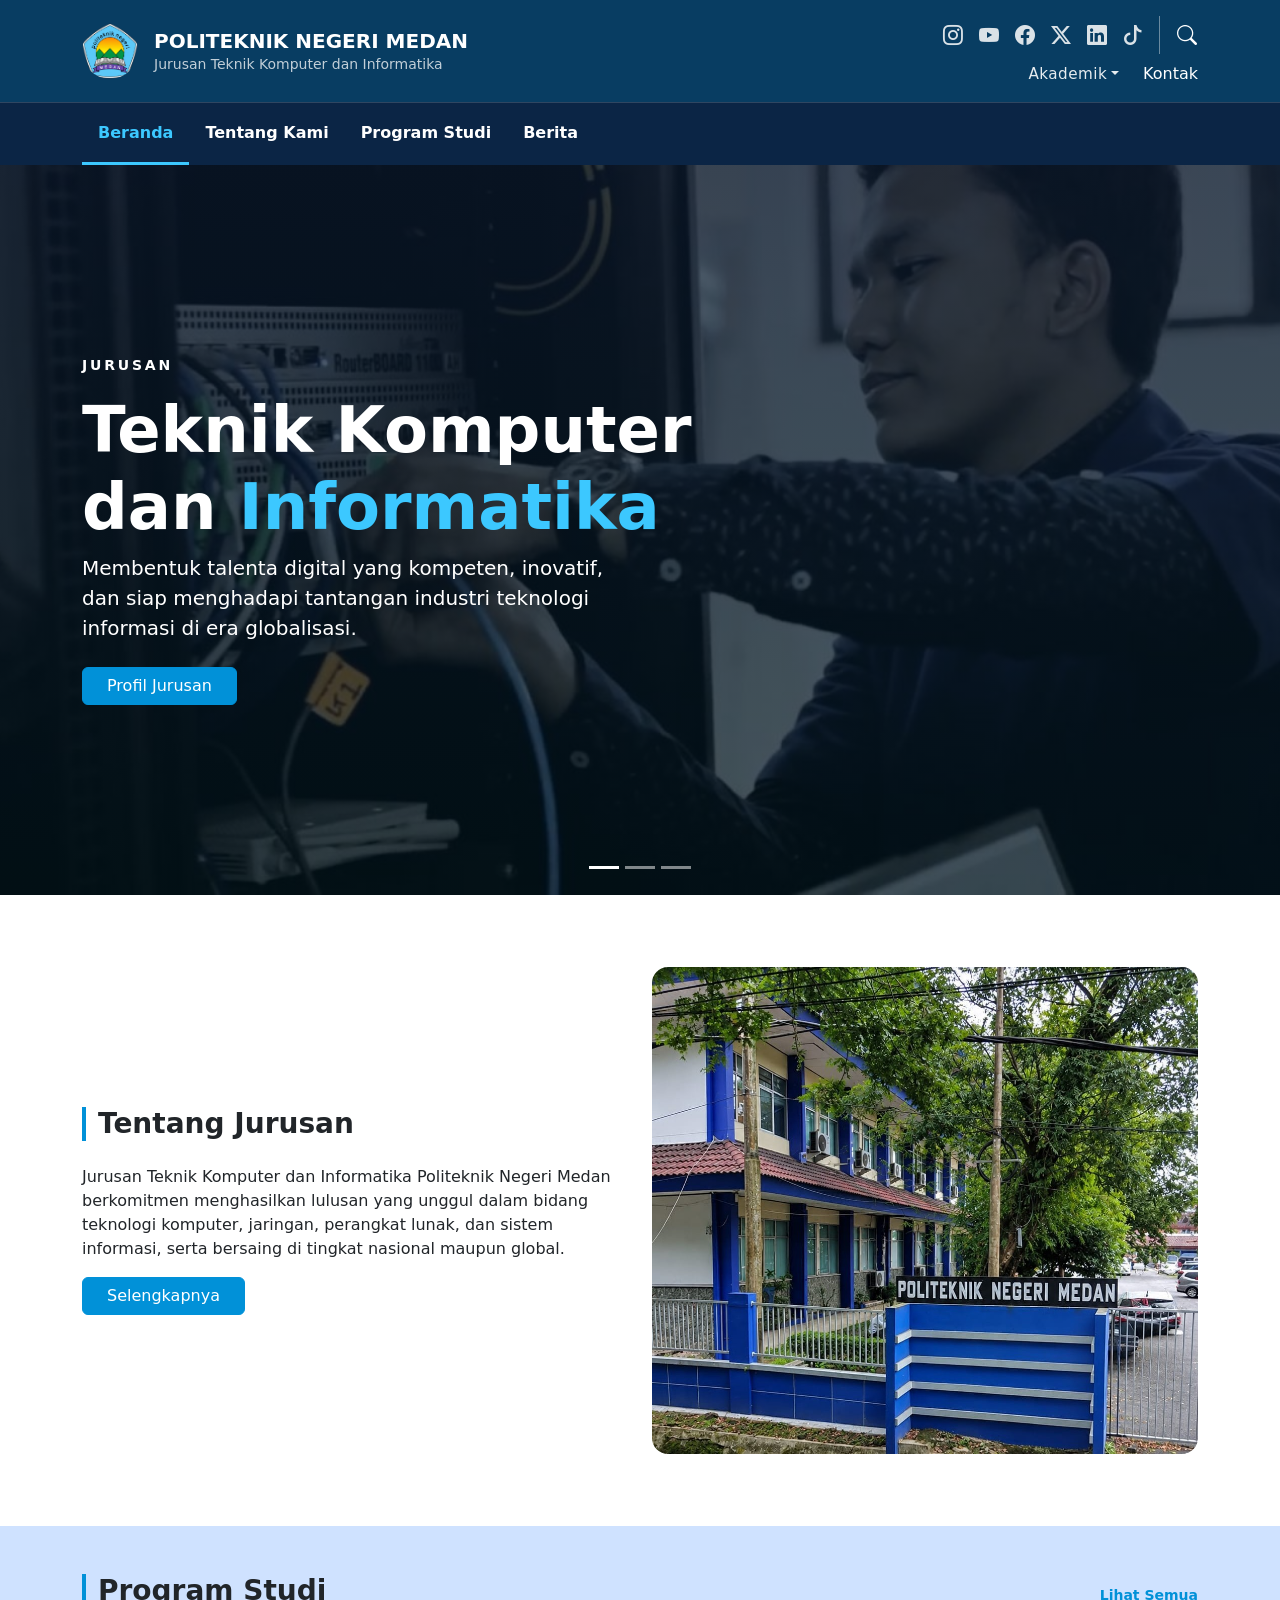
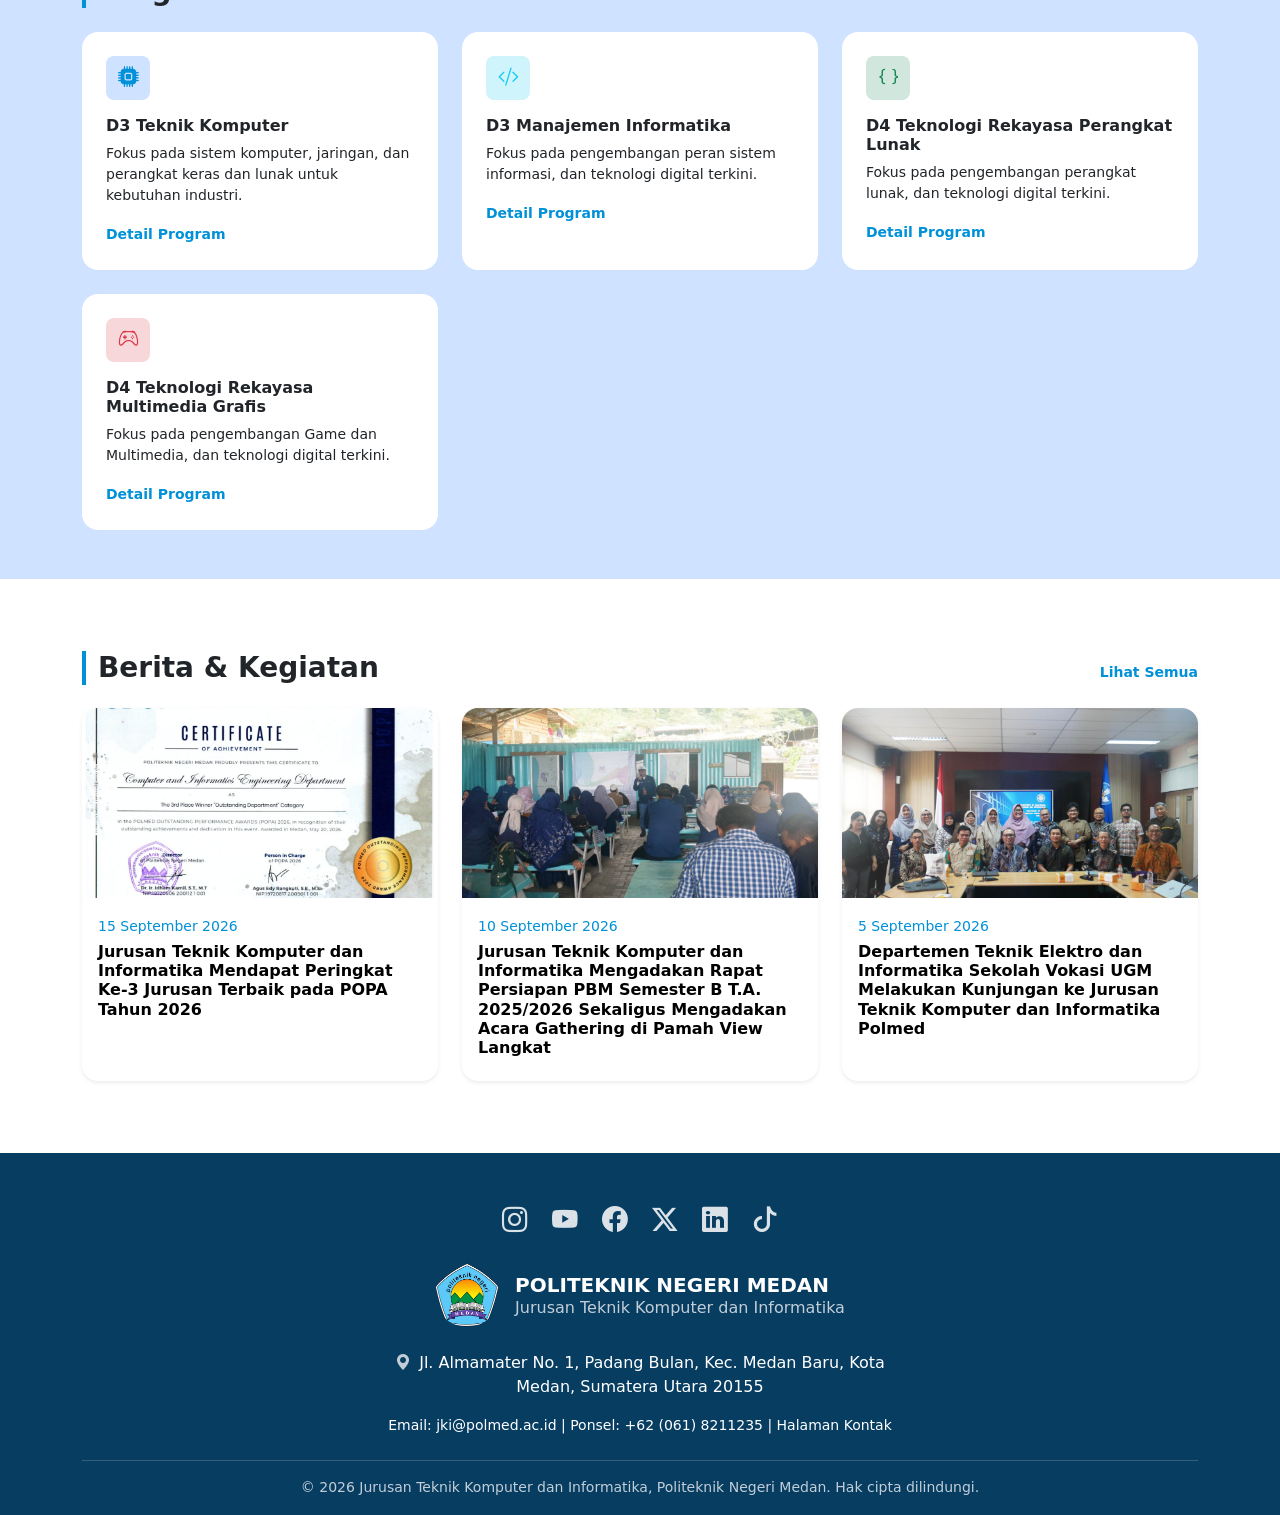
<file: index.html>
<!doctype html>
<html lang="id">
  <head>
    <meta charset="UTF-8" />
    <meta name="viewport" content="width=device-width, initial-scale=1" />
    <title>
      Jurusan Teknik Komputer dan Informatika - Politeknik Negeri Medan
    </title>
    <link rel="icon" href="pict/logo.png" />
    <link
      rel="stylesheet"
      href="https://cdn.jsdelivr.net/npm/bootstrap-icons@1.11.3/font/bootstrap-icons.min.css"
    />
    <link rel="stylesheet" href="css/bootstrap.min.css" />
    <link rel="stylesheet" href="css/style.css" />
    <!-- Tandai JS aktif SEBELUM render: elemen .reveal hanya disembunyikan kalau JS jalan -->
    <script>
      document.documentElement.classList.add("js");
    </script>
  </head>
  <body data-page="index">
    <div id="site-header"></div>

    <!-- ===== HERO CAROUSEL ===== -->
    <div
      id="homepage-carousel"
      class="carousel slide carousel-fade"
      data-bs-ride="carousel"
    >
      <div class="carousel-indicators">
        <button
          type="button"
          data-bs-target="#homepage-carousel"
          data-bs-slide-to="0"
          class="active"
          aria-label="Slide 1"
        ></button>
        <button
          type="button"
          data-bs-target="#homepage-carousel"
          data-bs-slide-to="1"
          aria-label="Slide 2"
        ></button>
        <button
          type="button"
          data-bs-target="#homepage-carousel"
          data-bs-slide-to="2"
          aria-label="Slide 3"
        ></button>
      </div>
      <div class="carousel-inner">
        <div class="carousel-item active" data-bs-interval="5000">
          <div
            class="hero-slide"
            style="
              background-image:
                linear-gradient(
                  360deg,
                  rgba(0, 23, 33, 0.6),
                  rgba(9, 24, 44, 0.75)
                ),
                url(&quot;pict/hero-1.jpg&quot;);
            "
          ></div>
          <div class="hero-text d-flex align-items-center text-white">
            <div class="container">
              <div class="col-lg-8">
                <div
                  class="fw-semibold small mb-3"
                  style="letter-spacing: 0.2em"
                >
                  JURUSAN
                </div>
                <h1 class="display-3 fw-bold">
                  Teknik Komputer<br />dan
                  <span style="color: #3cc8ff">Informatika</span>
                </h1>
                <p class="lead col-md-9 mb-4">
                  Membentuk talenta digital yang kompeten, inovatif, dan siap
                  menghadapi tantangan industri teknologi informasi di era
                  globalisasi.
                </p>
                <div>
                  <a
                    href="page/tentang-kami.html"
                    class="btn btn-primary px-4 me-2"
                    >Profil Jurusan</a
                  >
                </div>
              </div>
            </div>
          </div>
        </div>
        <div class="carousel-item" data-bs-interval="5000">
          <div
            class="hero-slide"
            style="
              background-image:
                linear-gradient(
                  360deg,
                  rgba(0, 23, 33, 0.6),
                  rgba(49, 68, 77, 0.42)
                ),
                url(&quot;pict/lab-ce.jpeg&quot;);
            "
          ></div>
          <div class="hero-text d-flex align-items-center text-white">
            <div class="container">
              <div class="col-lg-8">
                <div
                  class="fw-semibold small mb-3"
                  style="letter-spacing: 0.2em"
                >
                  FASILITAS MODERN
                </div>
                <h1 class="display-4 fw-bold">
                  Laboratorium yang Siap Pakai Industri
                </h1>
                <p class="lead mb-4">
                  Praktik langsung di laboratorium komputer, jaringan, dan
                  perangkat keras.
                </p>
                <div>
                  <a
                    href="page/akademik.html#fasilitas"
                    class="btn btn-primary px-4"
                    >Lihat Fasilitas</a
                  >
                </div>
              </div>
            </div>
          </div>
        </div>
        <div class="carousel-item" data-bs-interval="5000">
          <div
            class="hero-slide"
            style="
              background-image:
                linear-gradient(
                  360deg,
                  rgba(0, 23, 33, 0.6),
                  rgba(49, 68, 77, 0.42)
                ),
                url(&quot;pict/hero-2.jpg&quot;);
            "
          ></div>
          <div class="hero-text d-flex align-items-center text-white">
            <div class="container">
              <div class="col-lg-8">
                <div
                  class="fw-semibold small mb-3"
                  style="letter-spacing: 0.2em"
                >
                  RISET &amp; INOVASI
                </div>
                <h1 class="display-4 fw-bold">
                  Inovasi Teknologi untuk Masa Depan
                </h1>
                <p class="lead mb-4">
                  Mahasiswa dan dosen berkolaborasi dalam riset, publikasi, dan
                  kerjasama industri.
                </p>
                <div>
                  <a href="page/penelitian.html" class="btn btn-primary px-4"
                    >Lihat Penelitian</a
                  >
                </div>
              </div>
            </div>
          </div>
        </div>
      </div>
    </div>

    <!-- ===== TENTANG JURUSAN ===== -->
    <section class="py-5 my-lg-4">
      <div class="container">
        <div class="row g-4 align-items-center">
          <div class="col-lg-6 reveal from-left">
            <h2 class="h3 fw-bold section-title ps-3 mb-4">Tentang Jurusan</h2>
            <p>
              Jurusan Teknik Komputer dan Informatika Politeknik Negeri Medan
              berkomitmen menghasilkan lulusan yang unggul dalam bidang
              teknologi komputer, jaringan, perangkat lunak, dan sistem
              informasi, serta bersaing di tingkat nasional maupun global.
            </p>
            <a href="page/tentang-kami.html" class="btn btn-primary px-4"
              >Selengkapnya</a
            >
          </div>
          <div class="col-lg-6 reveal from-right" style="--d: 0.15s">
            <img
              class="about-img rounded-4"
              src="pict/gedung-jurusan.jpeg"
              alt="Gedung Jurusan Teknik Komputer dan Informatika"
              loading="lazy"
            />
          </div>
        </div>
      </div>
    </section>

    <!-- ===== PROGRAM STUDI ===== -->
    <section class="py-5 bg-primary-subtle">
      <div class="container">
        <div
          class="d-flex justify-content-between align-items-baseline mb-4 reveal"
        >
          <h2 class="h3 fw-bold section-title ps-3 m-0">Program Studi</h2>
          <a
            href="page/program-studi.html"
            class="fw-semibold small text-decoration-none"
            >Lihat Semua</a
          >
        </div>
        <div class="row g-4" data-stagger>
          <div class="col-md-4 reveal">
            <div class="card card-hover h-100 border-0 rounded-4 p-2">
              <div class="card-body">
                <span
                  class="icon-box rounded-3 bg-primary-subtle d-flex align-items-center justify-content-center mb-3"
                  ><i class="bi bi-cpu-fill text-primary"></i
                ></span>
                <h3 class="h6 fw-bold">D3 Teknik Komputer</h3>
                <p class="small">
                  Fokus pada sistem komputer, jaringan, dan perangkat keras dan
                  lunak untuk kebutuhan industri.
                </p>
                <a
                  href="page/program-studi.html#d3-tk"
                  class="small fw-semibold text-decoration-none"
                  >Detail Program</a
                >
              </div>
            </div>
          </div>
          <div class="col-md-4 reveal">
            <div class="card card-hover h-100 border-0 rounded-4 p-2">
              <div class="card-body">
                <span
                  class="icon-box rounded-3 bg-info-subtle d-flex align-items-center justify-content-center mb-3"
                  ><i class="bi bi-code-slash text-info"></i
                ></span>
                <h3 class="h6 fw-bold">D3 Manajemen Informatika</h3>
                <p class="small">
                  Fokus pada pengembangan peran sistem informasi, dan teknologi
                  digital terkini.
                </p>
                <a
                  href="page/program-studi.html#d3-mi"
                  class="small fw-semibold text-decoration-none"
                  >Detail Program</a
                >
              </div>
            </div>
          </div>
          <div class="col-md-4 reveal">
            <div class="card card-hover h-100 border-0 rounded-4 p-2">
              <div class="card-body">
                <span
                  class="icon-box rounded-3 bg-success-subtle d-flex align-items-center justify-content-center mb-3"
                  ><i class="bi bi-braces text-success"></i
                ></span>
                <h3 class="h6 fw-bold">
                  D4 Teknologi Rekayasa Perangkat Lunak
                </h3>
                <p class="small">
                  Fokus pada pengembangan perangkat lunak, dan teknologi digital
                  terkini.
                </p>
                <a
                  href="page/program-studi.html#d4-trpl"
                  class="small fw-semibold text-decoration-none"
                  >Detail Program</a
                >
              </div>
            </div>
          </div>
          <div class="col-md-4 reveal">
            <div class="card card-hover h-100 border-0 rounded-4 p-2">
              <div class="card-body">
                <span
                  class="icon-box rounded-3 bg-danger-subtle d-flex align-items-center justify-content-center mb-3"
                  ><i class="bi bi-controller text-danger"></i
                ></span>
                <h3 class="h6 fw-bold">
                  D4 Teknologi Rekayasa Multimedia Grafis
                </h3>
                <p class="small">
                  Fokus pada pengembangan Game dan Multimedia, dan teknologi
                  digital terkini.
                </p>
                <a
                  href="page/program-studi.html#d4-trmg"
                  class="small fw-semibold text-decoration-none"
                  >Detail Program</a
                >
              </div>
            </div>
          </div>
        </div>
      </div>
    </section>

    <!-- ===== BERITA ===== -->
    <section class="py-5 my-lg-4">
      <div class="container">
        <div
          class="d-flex justify-content-between align-items-baseline mb-4 reveal"
        >
          <h2 class="h3 fw-bold section-title ps-3 m-0">
            Berita &amp; Kegiatan
          </h2>
          <a
            href="page/berita.html"
            class="fw-semibold small text-decoration-none"
            >Lihat Semua</a
          >
        </div>
        <div class="row g-4" data-stagger>
          <div class="col-md-4 reveal">
            <a
              href="page/berita.html#berita-1"
              class="card card-hover h-100 border-0 shadow-sm rounded-4 overflow-hidden text-decoration-none"
              ><img
                src="pict/berita-1.png"
                class="card-img-top"
                alt=""
                loading="lazy"
              />
              <div class="card-body">
                <small class="text-primary">15 September 2026</small>
                <h3 class="h6 fw-bold text-body-emphasis mt-1">
                  Jurusan Teknik Komputer dan Informatika Mendapat Peringkat
                  Ke-3 Jurusan Terbaik pada POPA Tahun 2026
                </h3>
              </div></a
            >
          </div>
          <div class="col-md-4 reveal">
            <a
              href="page/berita.html#berita-2"
              class="card card-hover h-100 border-0 shadow-sm rounded-4 overflow-hidden text-decoration-none"
              ><img
                src="pict/berita-2.jpg"
                class="card-img-top"
                alt=""
                loading="lazy"
              />
              <div class="card-body">
                <small class="text-primary">10 September 2026</small>
                <h3 class="h6 fw-bold text-body-emphasis mt-1">
                  Jurusan Teknik Komputer dan Informatika Mengadakan Rapat
                  Persiapan PBM Semester B T.A. 2025/2026 Sekaligus Mengadakan
                  Acara Gathering di Pamah View Langkat
                </h3>
              </div></a
            >
          </div>
          <div class="col-md-4 reveal">
            <a
              href="page/berita.html#berita-3"
              class="card card-hover h-100 border-0 shadow-sm rounded-4 overflow-hidden text-decoration-none"
              ><img
                src="pict/berita-3.jpg"
                class="card-img-top"
                alt=""
                loading="lazy"
              />
              <div class="card-body">
                <small class="text-primary">5 September 2026</small>
                <h3 class="h6 fw-bold text-body-emphasis mt-1">
                  Departemen Teknik Elektro dan Informatika Sekolah Vokasi UGM
                  Melakukan Kunjungan ke Jurusan Teknik Komputer dan Informatika
                  Polmed
                </h3>
              </div></a
            >
          </div>
        </div>
      </div>
    </section>

    <div id="site-footer"></div>

    <script src="js/bootstrap.bundle.min.js"></script>
    <script src="js/components.js" data-base=""></script>
    <script src="js/main.js"></script>
  </body>
</html>
</file>
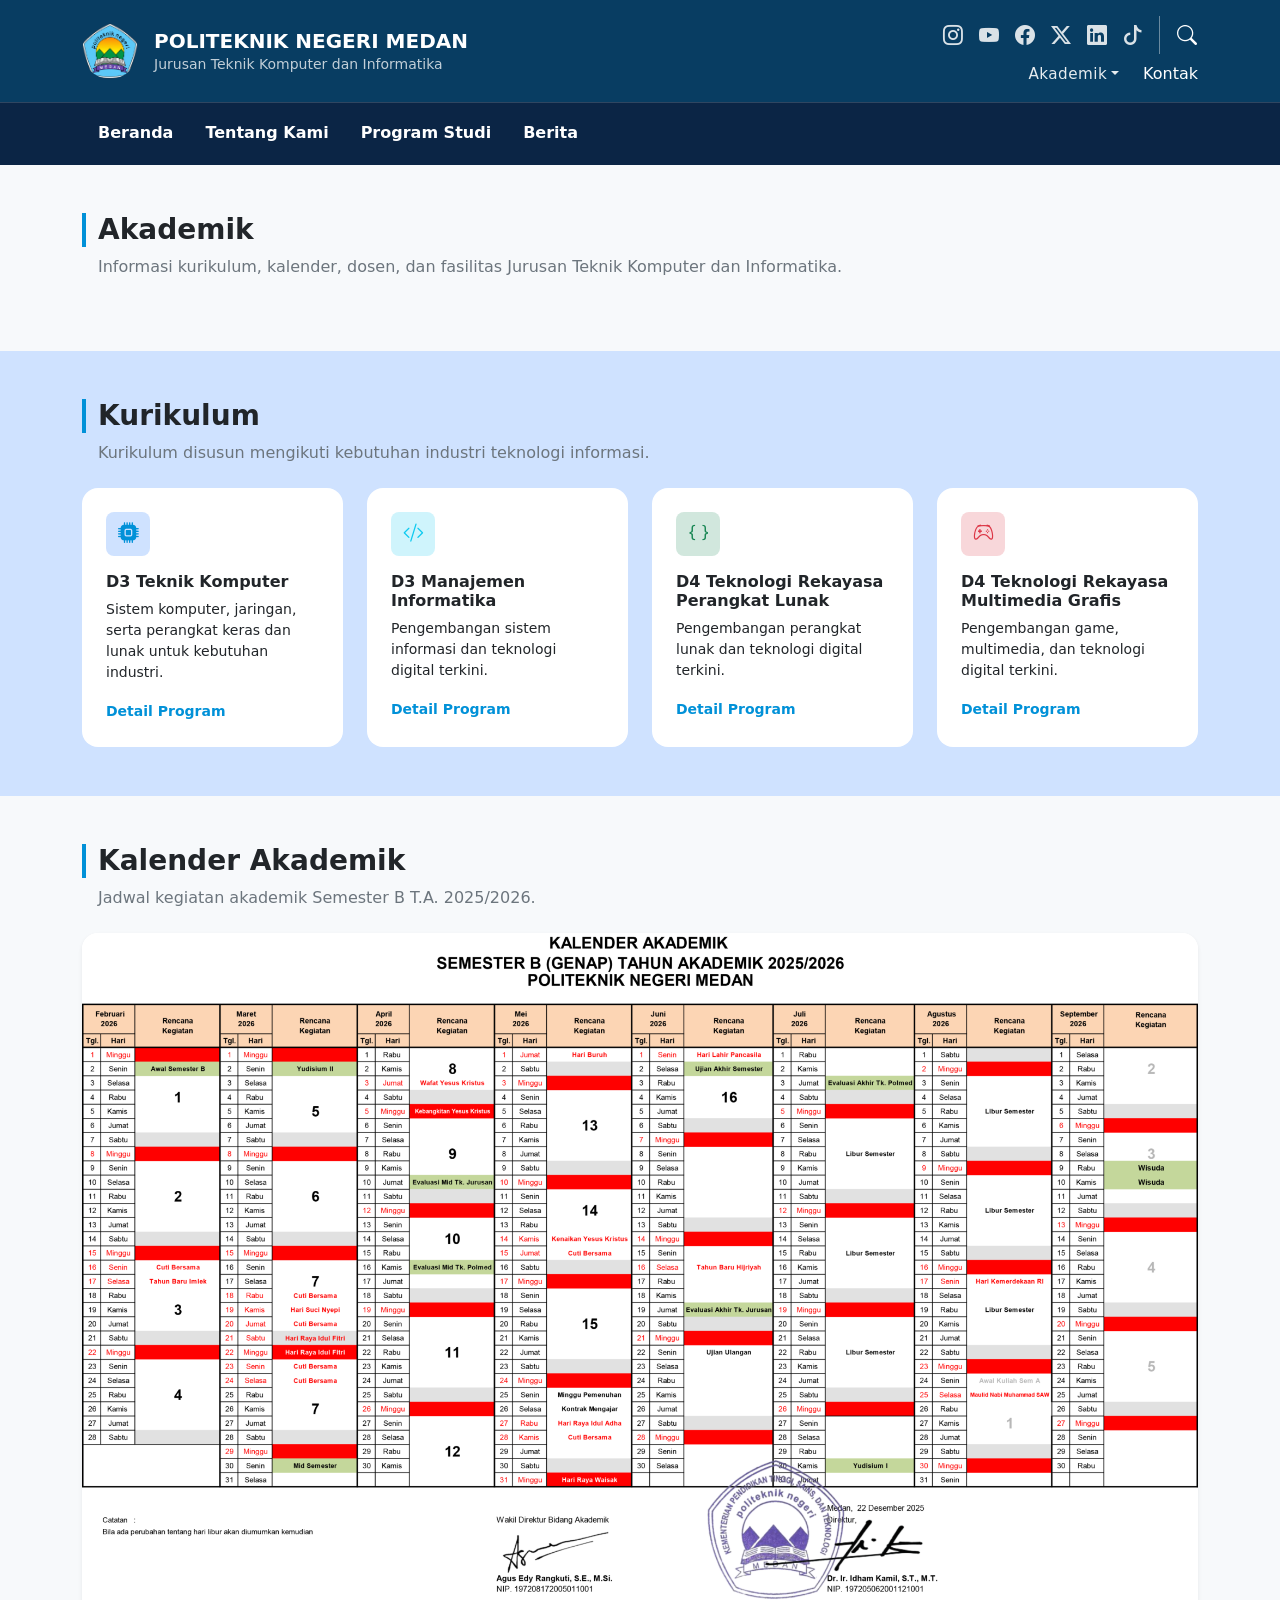
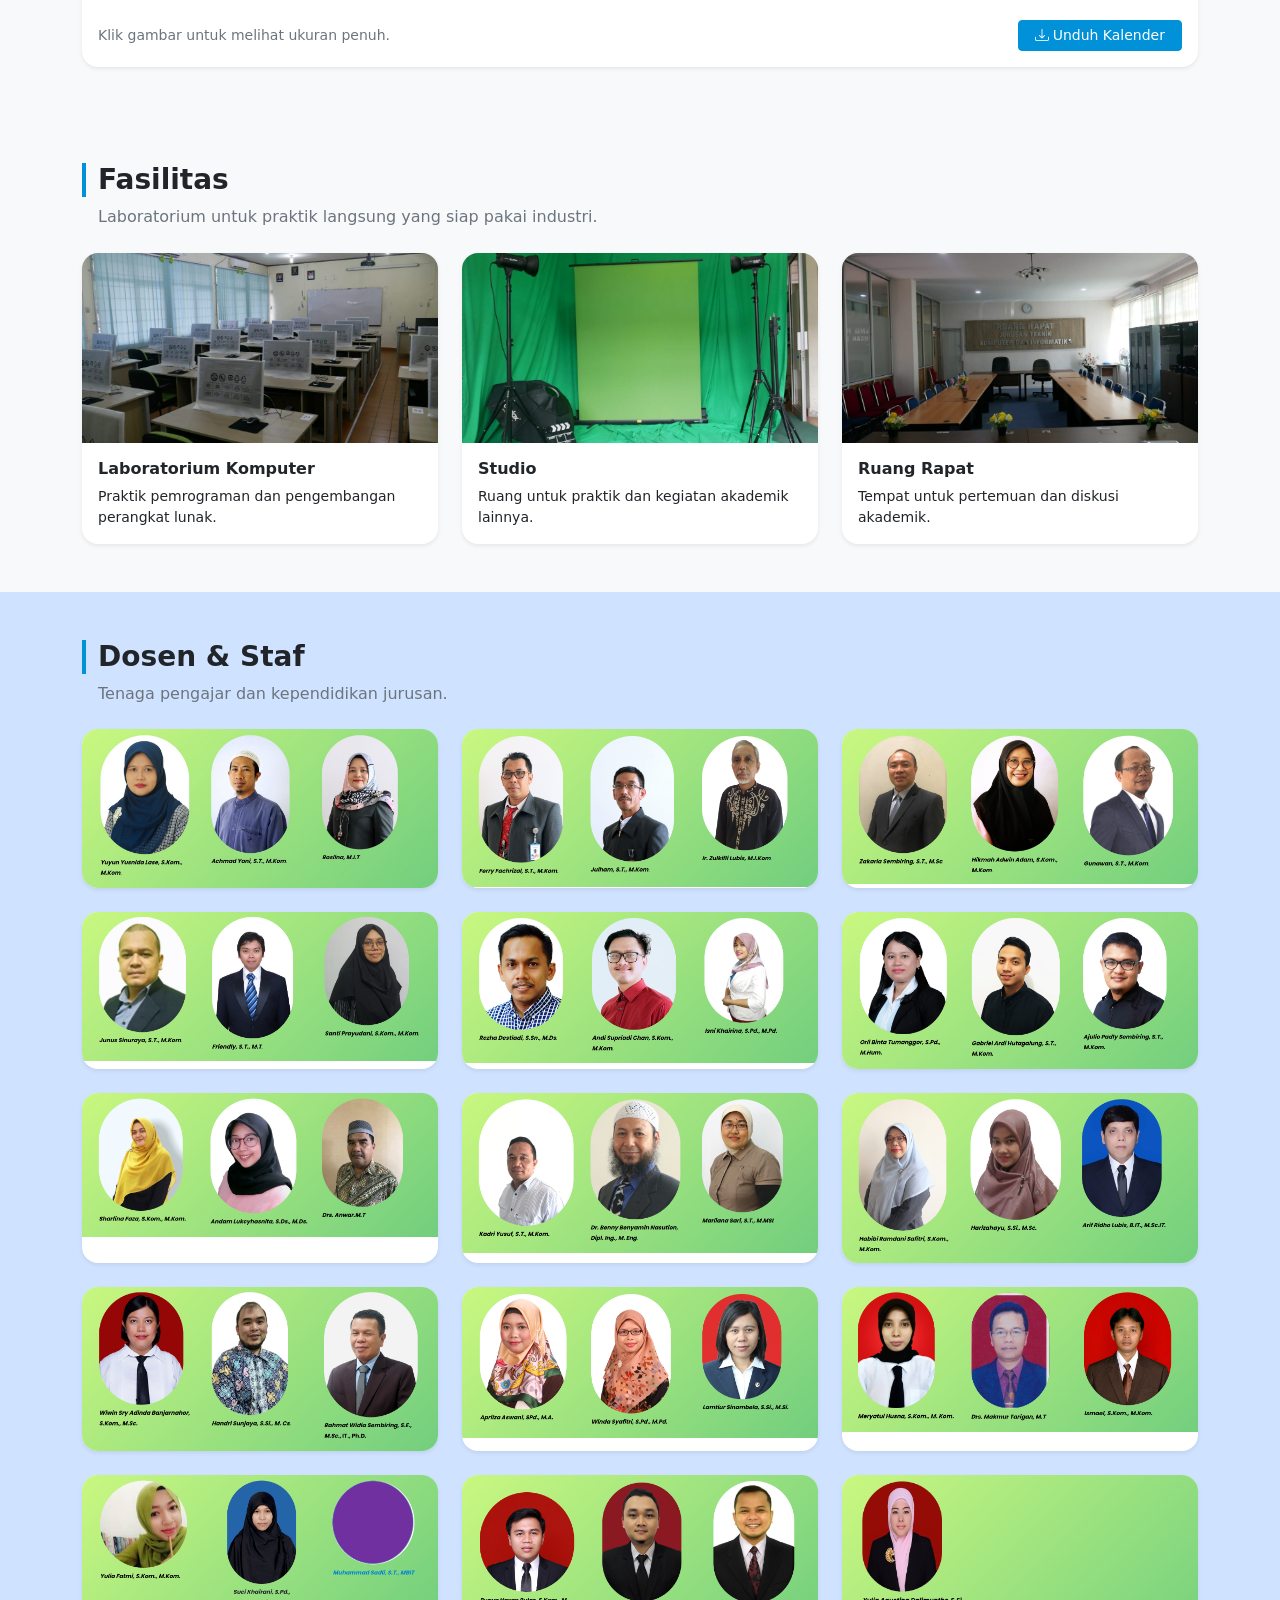
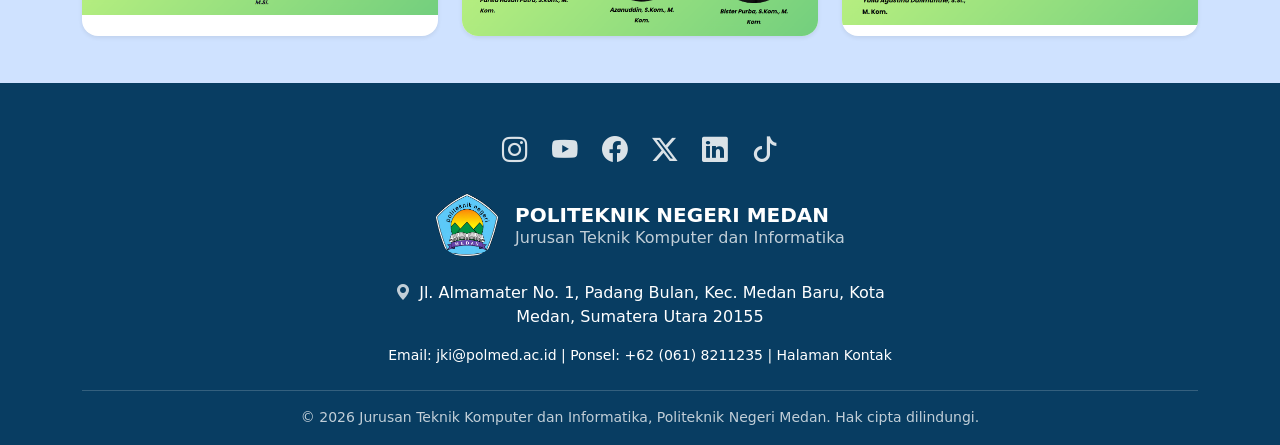
<file: page/akademik.html>
<!doctype html>
<html lang="id">
  <head>
    <meta charset="UTF-8" />
    <meta name="viewport" content="width=device-width, initial-scale=1" />
    <title>Akademik - Jurusan Teknik Komputer dan Informatika</title>
    <link rel="icon" href="../pict/logo.png" />
    <link
      rel="stylesheet"
      href="https://cdn.jsdelivr.net/npm/bootstrap-icons@1.11.3/font/bootstrap-icons.min.css"
    />
    <link rel="stylesheet" href="../css/bootstrap.min.css" />
    <link rel="stylesheet" href="../css/style.css" />
    <!-- Tandai JS aktif SEBELUM render: elemen .reveal hanya disembunyikan kalau JS jalan -->
    <script>
      document.documentElement.classList.add("js");
    </script>
    <style>
      body {
        background: #f7f9fb;
      }
      main {
        min-height: 60vh;
      }
      section[id] {
        scroll-margin-top: 70px;
      }
    </style>
  </head>
  <body data-page="akademik">
    <div id="site-header"></div>

    <main>
      <section class="py-5">
        <div class="container">
          <div class="reveal mb-4">
            <h1 class="h3 fw-bold section-title ps-3 mb-2">Akademik</h1>
            <p class="text-secondary ps-3 mb-0">
              Informasi kurikulum, kalender, dosen, dan fasilitas Jurusan Teknik
              Komputer dan Informatika.
            </p>
          </div>
        </div>
      </section>

      <section id="kurikulum" class="py-5 bg-primary-subtle">
        <div class="container">
          <div class="reveal mb-4">
            <h2 class="h3 fw-bold section-title ps-3 mb-2">Kurikulum</h2>
            <p class="text-secondary ps-3 mb-0">
              Kurikulum disusun mengikuti kebutuhan industri teknologi
              informasi.
            </p>
          </div>
          <div class="row g-4" data-stagger>
            <div class="col-md-6 col-lg-3 reveal">
              <div class="card card-hover h-100 border-0 rounded-4 p-2">
                <div class="card-body">
                  <span
                    class="icon-box rounded-3 bg-primary-subtle d-flex align-items-center justify-content-center mb-3"
                    ><i class="bi bi-cpu-fill text-primary"></i
                  ></span>
                  <h3 class="h6 fw-bold">D3 Teknik Komputer</h3>
                  <p class="small">
                    Sistem komputer, jaringan, serta perangkat keras dan lunak
                    untuk kebutuhan industri.
                  </p>
                  <a
                    href="program-studi.html#d3-tk"
                    class="small fw-semibold text-decoration-none"
                    >Detail Program</a
                  >
                </div>
              </div>
            </div>
            <div class="col-md-6 col-lg-3 reveal">
              <div class="card card-hover h-100 border-0 rounded-4 p-2">
                <div class="card-body">
                  <span
                    class="icon-box rounded-3 bg-info-subtle d-flex align-items-center justify-content-center mb-3"
                    ><i class="bi bi-code-slash text-info"></i
                  ></span>
                  <h3 class="h6 fw-bold">D3 Manajemen Informatika</h3>
                  <p class="small">
                    Pengembangan sistem informasi dan teknologi digital terkini.
                  </p>
                  <a
                    href="program-studi.html#d3-mi"
                    class="small fw-semibold text-decoration-none"
                    >Detail Program</a
                  >
                </div>
              </div>
            </div>
            <div class="col-md-6 col-lg-3 reveal">
              <div class="card card-hover h-100 border-0 rounded-4 p-2">
                <div class="card-body">
                  <span
                    class="icon-box rounded-3 bg-success-subtle d-flex align-items-center justify-content-center mb-3"
                    ><i class="bi bi-braces text-success"></i
                  ></span>
                  <h3 class="h6 fw-bold">
                    D4 Teknologi Rekayasa Perangkat Lunak
                  </h3>
                  <p class="small">
                    Pengembangan perangkat lunak dan teknologi digital terkini.
                  </p>
                  <a
                    href="program-studi.html#d4-trpl"
                    class="small fw-semibold text-decoration-none"
                    >Detail Program</a
                  >
                </div>
              </div>
            </div>
            <div class="col-md-6 col-lg-3 reveal">
              <div class="card card-hover h-100 border-0 rounded-4 p-2">
                <div class="card-body">
                  <span
                    class="icon-box rounded-3 bg-danger-subtle d-flex align-items-center justify-content-center mb-3"
                    ><i class="bi bi-controller text-danger"></i
                  ></span>
                  <h3 class="h6 fw-bold">
                    D4 Teknologi Rekayasa Multimedia Grafis
                  </h3>
                  <p class="small">
                    Pengembangan game, multimedia, dan teknologi digital
                    terkini.
                  </p>
                  <a
                    href="program-studi.html#d4-trmg"
                    class="small fw-semibold text-decoration-none"
                    >Detail Program</a
                  >
                </div>
              </div>
            </div>
          </div>
        </div>
      </section>
      <!-- ===== KALENDER AKADEMIK ===== -->
      <section id="kalender" class="py-5">
        <div class="container">
          <div class="reveal mb-4">
            <h2 class="h3 fw-bold section-title ps-3 mb-2">
              Kalender Akademik
            </h2>
            <p class="text-secondary ps-3 mb-0">
              Jadwal kegiatan akademik Semester B T.A. 2025/2026.
            </p>
          </div>
          <div class="card border-0 shadow-sm rounded-4 overflow-hidden reveal">
            <a
              href="../pict/kalender-akademik-2025-2026-b.png"
              target="_blank"
              rel="noopener"
              title="Buka ukuran penuh"
            >
              <img
                src="../pict/kalender-akademik-2025-2026-b.png"
                alt="Kalender Akademik Semester B Tahun Akademik 2025/2026"
                class="img-fluid w-100 d-block"
                loading="lazy"
              />
            </a>
            <div
              class="card-body d-flex flex-wrap justify-content-between align-items-center gap-2"
            >
              <small class="text-secondary">
                Klik gambar untuk melihat ukuran penuh.
              </small>
              <a
                href="../pict/kalender-akademik-2025-2026-b.png"
                download
                class="btn btn-primary btn-sm px-3"
              >
                <i class="bi bi-download me-1"></i>Unduh Kalender
              </a>
            </div>
          </div>
        </div>
      </section>

      <!-- ===== FASILITAS ===== -->
      <section id="fasilitas" class="py-5">
        <div class="container">
          <div class="reveal mb-4">
            <h2 class="h3 fw-bold section-title ps-3 mb-2">Fasilitas</h2>
            <p class="text-secondary ps-3 mb-0">
              Laboratorium untuk praktik langsung yang siap pakai industri.
            </p>
          </div>
          <div class="row g-4" data-stagger>
            <div class="col-md-4 reveal">
              <div
                class="card card-hover h-100 border-0 shadow-sm rounded-4 overflow-hidden"
              >
                <img
                  src="../pict/lab-komputer.jpeg"
                  class="card-img-top"
                  alt="Laboratorium Komputer"
                  loading="lazy"
                />
                <div class="card-body">
                  <h3 class="h6 fw-bold">Laboratorium Komputer</h3>
                  <p class="small mb-0">
                    Praktik pemrograman dan pengembangan perangkat lunak.
                  </p>
                </div>
              </div>
            </div>
            <div class="col-md-4 reveal">
              <div
                class="card card-hover h-100 border-0 shadow-sm rounded-4 overflow-hidden"
              >
                <img
                  src="../pict/studio.jpeg"
                  class="card-img-top"
                  alt="Studio"
                  loading="lazy"
                />
                <div class="card-body">
                  <h3 class="h6 fw-bold">Studio</h3>
                  <p class="small mb-0">
                    Ruang untuk praktik dan kegiatan akademik lainnya.
                  </p>
                </div>
              </div>
            </div>
            <div class="col-md-4 reveal">
              <div
                class="card card-hover h-100 border-0 shadow-sm rounded-4 overflow-hidden"
              >
                <img
                  src="../pict/ruang-rapat.jpeg"
                  class="card-img-top"
                  alt="Ruang Rapat"
                  loading="lazy"
                />
                <div class="card-body">
                  <h3 class="h6 fw-bold">Ruang Rapat</h3>
                  <p class="small mb-0">
                    Tempat untuk pertemuan dan diskusi akademik.
                  </p>
                </div>
              </div>
            </div>
          </div>
        </div>
      </section>

      <section id="dosen" class="py-5 bg-primary-subtle">
        <div class="container">
          <div class="reveal mb-4">
            <h2 class="h3 fw-bold section-title ps-3 mb-2">Dosen &amp; Staf</h2>
            <p class="text-secondary ps-3 mb-0">
              Tenaga pengajar dan kependidikan jurusan.
            </p>
          </div>
          <div class="row g-4" data-stagger>
            <div class="col-12 col-md-4 reveal">
              <div
                class="card card-hover h-100 border-0 shadow-sm rounded-4 overflow-hidden text-center"
              >
                <img
                  src="../pict/dosen.jpg"
                  alt="Foto ."
                  class="img-fluid"
                  loading="lazy"
                />
              </div>
            </div>
            <div class="col-12 col-md-4 reveal">
              <div
                class="card card-hover h-100 border-0 shadow-sm rounded-4 overflow-hidden text-center"
              >
                <img
                  src="../pict/dosen1.png"
                  alt="Foto ."
                  class="img-fluid"
                  loading="lazy"
                />
              </div>
            </div>
            <div class="col-12 col-md-4 reveal">
              <div
                class="card card-hover h-100 border-0 shadow-sm rounded-4 overflow-hidden text-center"
              >
                <img
                  src="../pict/dosen2.png"
                  alt="Foto ."
                  class="img-fluid"
                  loading="lazy"
                />
              </div>
            </div>
            <div class="col-12 col-md-4 reveal">
              <div
                class="card card-hover h-100 border-0 shadow-sm rounded-4 overflow-hidden text-center"
              >
                <img
                  src="../pict/dosen3.png"
                  alt="Foto."
                  class="img-fluid"
                  loading="lazy"
                />
              </div>
            </div>
            <div class="col-12 col-md-4 reveal">
              <div
                class="card card-hover h-100 border-0 shadow-sm rounded-4 overflow-hidden text-center"
              >
                <img
                  src="../pict/dosen4.png"
                  alt="Foto ."
                  class="img-fluid"
                  loading="lazy"
                />
              </div>
            </div>
            <div class="col-12 col-md-4 reveal">
              <div
                class="card card-hover h-100 border-0 shadow-sm rounded-4 overflow-hidden text-center"
              >
                <img
                  src="../pict/dosen5.png"
                  alt="Foto."
                  class="img-fluid"
                  loading="lazy"
                />
              </div>
            </div>
            <div class="col-12 col-md-4 reveal">
              <div
                class="card card-hover h-100 border-0 shadow-sm rounded-4 overflow-hidden text-center"
              >
                <img
                  src="../pict/dosen6.png"
                  alt="Foto."
                  class="img-fluid"
                  loading="lazy"
                />
              </div>
            </div>
            <div class="col-12 col-md-4 reveal">
              <div
                class="card card-hover h-100 border-0 shadow-sm rounded-4 overflow-hidden text-center"
              >
                <img
                  src="../pict/dosen7.png"
                  alt="Foto."
                  class="img-fluid"
                  loading="lazy"
                />
              </div>
            </div>
            <div class="col-12 col-md-4 reveal">
              <div
                class="card card-hover h-100 border-0 shadow-sm rounded-4 overflow-hidden text-center"
              >
                <img
                  src="../pict/dosen8.png"
                  alt="Foto."
                  class="img-fluid"
                  loading="lazy"
                />
              </div>
            </div>
            <div class="col-12 col-md-4 reveal">
              <div
                class="card card-hover h-100 border-0 shadow-sm rounded-4 overflow-hidden text-center"
              >
                <img
                  src="../pict/dosen9.png"
                  alt="Foto."
                  class="img-fluid"
                  loading="lazy"
                />
              </div>
            </div>
            <div class="col-12 col-md-4 reveal">
              <div
                class="card card-hover h-100 border-0 shadow-sm rounded-4 overflow-hidden text-center"
              >
                <img
                  src="../pict/dosen10.png"
                  alt="Foto."
                  class="img-fluid"
                  loading="lazy"
                />
              </div>
            </div>
            <div class="col-12 col-md-4 reveal">
              <div
                class="card card-hover h-100 border-0 shadow-sm rounded-4 overflow-hidden text-center"
              >
                <img
                  src="../pict/dosen11.png"
                  alt="Foto."
                  class="img-fluid"
                  loading="lazy"
                />
              </div>
            </div>
            <div class="col-12 col-md-4 reveal">
              <div
                class="card card-hover h-100 border-0 shadow-sm rounded-4 overflow-hidden text-center"
              >
                <img
                  src="../pict/dosen12.png"
                  alt="Foto."
                  class="img-fluid"
                  loading="lazy"
                />
              </div>
            </div>
            <div class="col-12 col-md-4 reveal">
              <div
                class="card card-hover h-100 border-0 shadow-sm rounded-4 overflow-hidden text-center"
              >
                <img
                  src="../pict/dosen13.png"
                  alt="Foto."
                  class="img-fluid"
                  loading="lazy"
                />
              </div>
            </div>
            <div class="col-12 col-md-4 reveal">
              <div
                class="card card-hover h-100 border-0 shadow-sm rounded-4 overflow-hidden text-center"
              >
                <img
                  src="../pict/dosen14.png"
                  alt="Foto."
                  class="img-fluid"
                  loading="lazy"
                />
              </div>
            </div>
          </div>
        </div>
      </section>
    </main>

    <div id="site-footer"></div>

    <script src="../js/bootstrap.bundle.min.js"></script>
    <script src="../js/components.js" data-base="../"></script>
    <script src="../js/main.js"></script>
  </body>
</html>
</file>
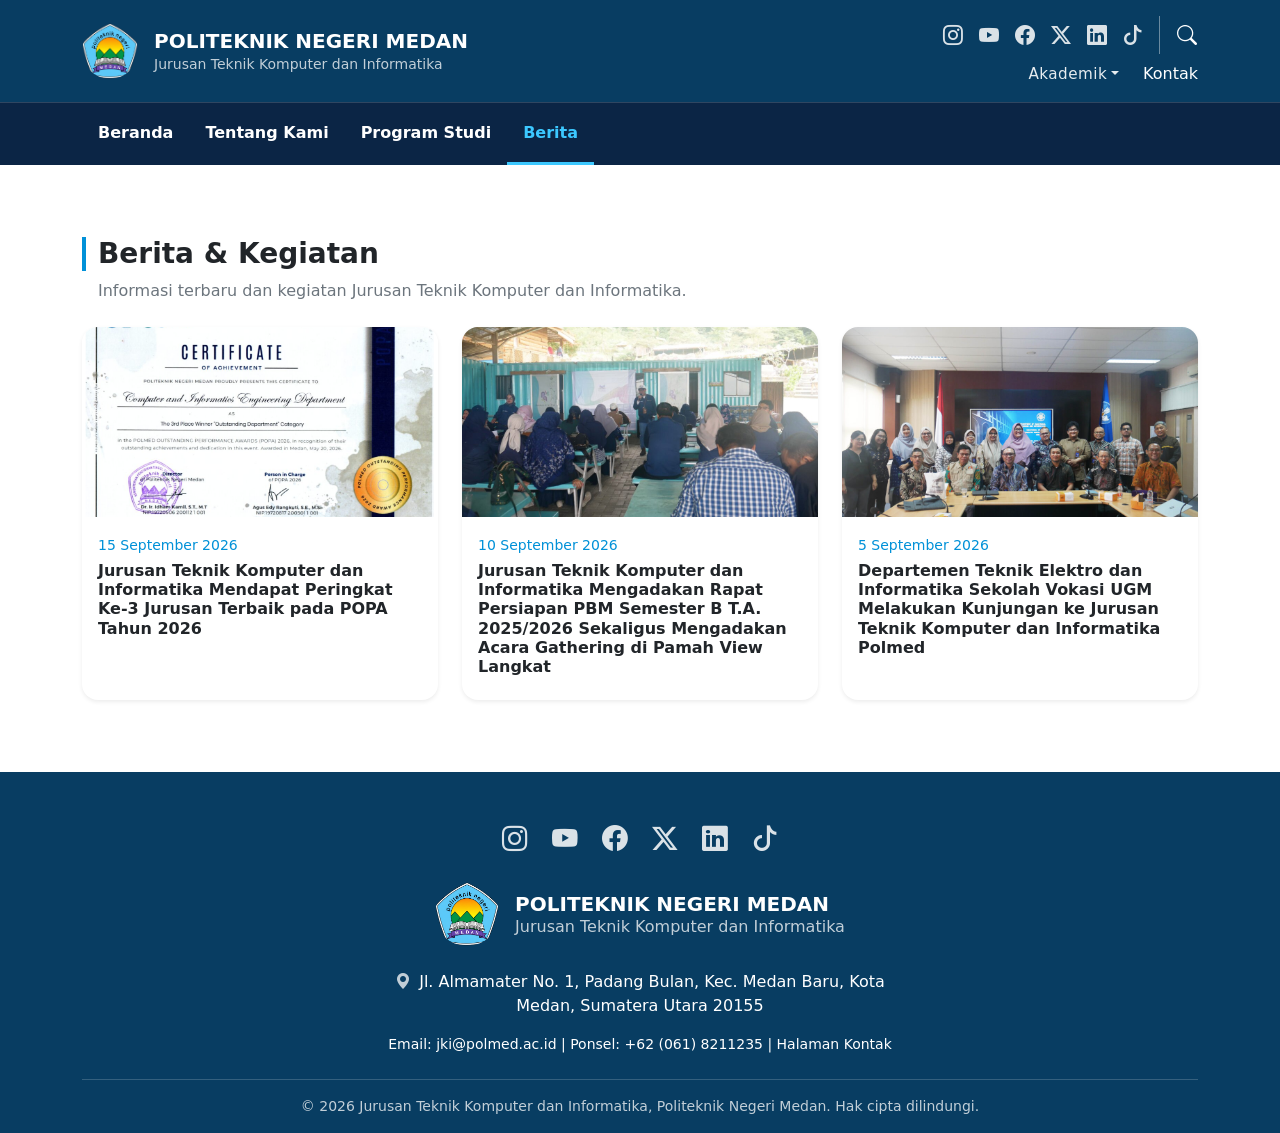
<file: page/berita.html>
<!doctype html>
<html lang="id">
  <head>
    <meta charset="UTF-8" />
    <meta name="viewport" content="width=device-width, initial-scale=1" />
    <title>Berita - Jurusan Teknik Komputer dan Informatika</title>
    <link rel="icon" href="../pict/logo.png" />
    <link
      rel="stylesheet"
      href="https://cdn.jsdelivr.net/npm/bootstrap-icons@1.11.3/font/bootstrap-icons.min.css"
    />
    <link rel="stylesheet" href="../css/bootstrap.min.css" />
    <link rel="stylesheet" href="../css/style.css" />
    <!-- Tandai JS aktif SEBELUM render: elemen .reveal hanya disembunyikan kalau JS jalan -->
    <script>
      document.documentElement.classList.add("js");
    </script>
  </head>
  <body data-page="berita">
    <div id="site-header"></div>

    <main class="py-5 my-lg-4">
      <div class="container">
        <div class="reveal mb-4">
          <h1 class="h3 fw-bold section-title ps-3 mb-2">
            Berita &amp; Kegiatan
          </h1>
          <p class="text-secondary ps-3 mb-0">
            Informasi terbaru dan kegiatan Jurusan Teknik Komputer dan
            Informatika.
          </p>
        </div>
        <div class="row g-4" data-stagger>
          <div class="col-md-6 col-lg-4 reveal" id="berita-1">
            <article
              class="card card-hover h-100 border-0 shadow-sm rounded-4 overflow-hidden"
            >
              <img
                src="../pict/berita-1.png"
                class="card-img-top"
                alt=""
                loading="lazy"
              />
              <div class="card-body">
                <small class="text-primary">15 September 2026</small>
                <h2 class="h6 fw-bold mt-1">
                  Jurusan Teknik Komputer dan Informatika Mendapat Peringkat
                  Ke-3 Jurusan Terbaik pada POPA Tahun 2026
                </h2>
              </div>
            </article>
          </div>
          <div class="col-md-6 col-lg-4 reveal" id="berita-2">
            <article
              class="card card-hover h-100 border-0 shadow-sm rounded-4 overflow-hidden"
            >
              <img
                src="../pict/berita-2.jpg"
                class="card-img-top"
                alt=""
                loading="lazy"
              />
              <div class="card-body">
                <small class="text-primary">10 September 2026</small>
                <h2 class="h6 fw-bold mt-1">
                  Jurusan Teknik Komputer dan Informatika Mengadakan Rapat
                  Persiapan PBM Semester B T.A. 2025/2026 Sekaligus Mengadakan
                  Acara Gathering di Pamah View Langkat
                </h2>
              </div>
            </article>
          </div>
          <div class="col-md-6 col-lg-4 reveal" id="berita-3">
            <article
              class="card card-hover h-100 border-0 shadow-sm rounded-4 overflow-hidden"
            >
              <img
                src="../pict/berita-3.jpg"
                class="card-img-top"
                alt=""
                loading="lazy"
              />
              <div class="card-body">
                <small class="text-primary">5 September 2026</small>
                <h2 class="h6 fw-bold mt-1">
                  Departemen Teknik Elektro dan Informatika Sekolah Vokasi UGM
                  Melakukan Kunjungan ke Jurusan Teknik Komputer dan Informatika
                  Polmed
                </h2>
              </div>
            </article>
          </div>
        </div>
      </div>
    </main>

    <div id="site-footer"></div>

    <script src="../js/bootstrap.bundle.min.js"></script>
    <script src="../js/components.js" data-base="../"></script>
    <script src="../js/main.js"></script>
  </body>
</html>
</file>
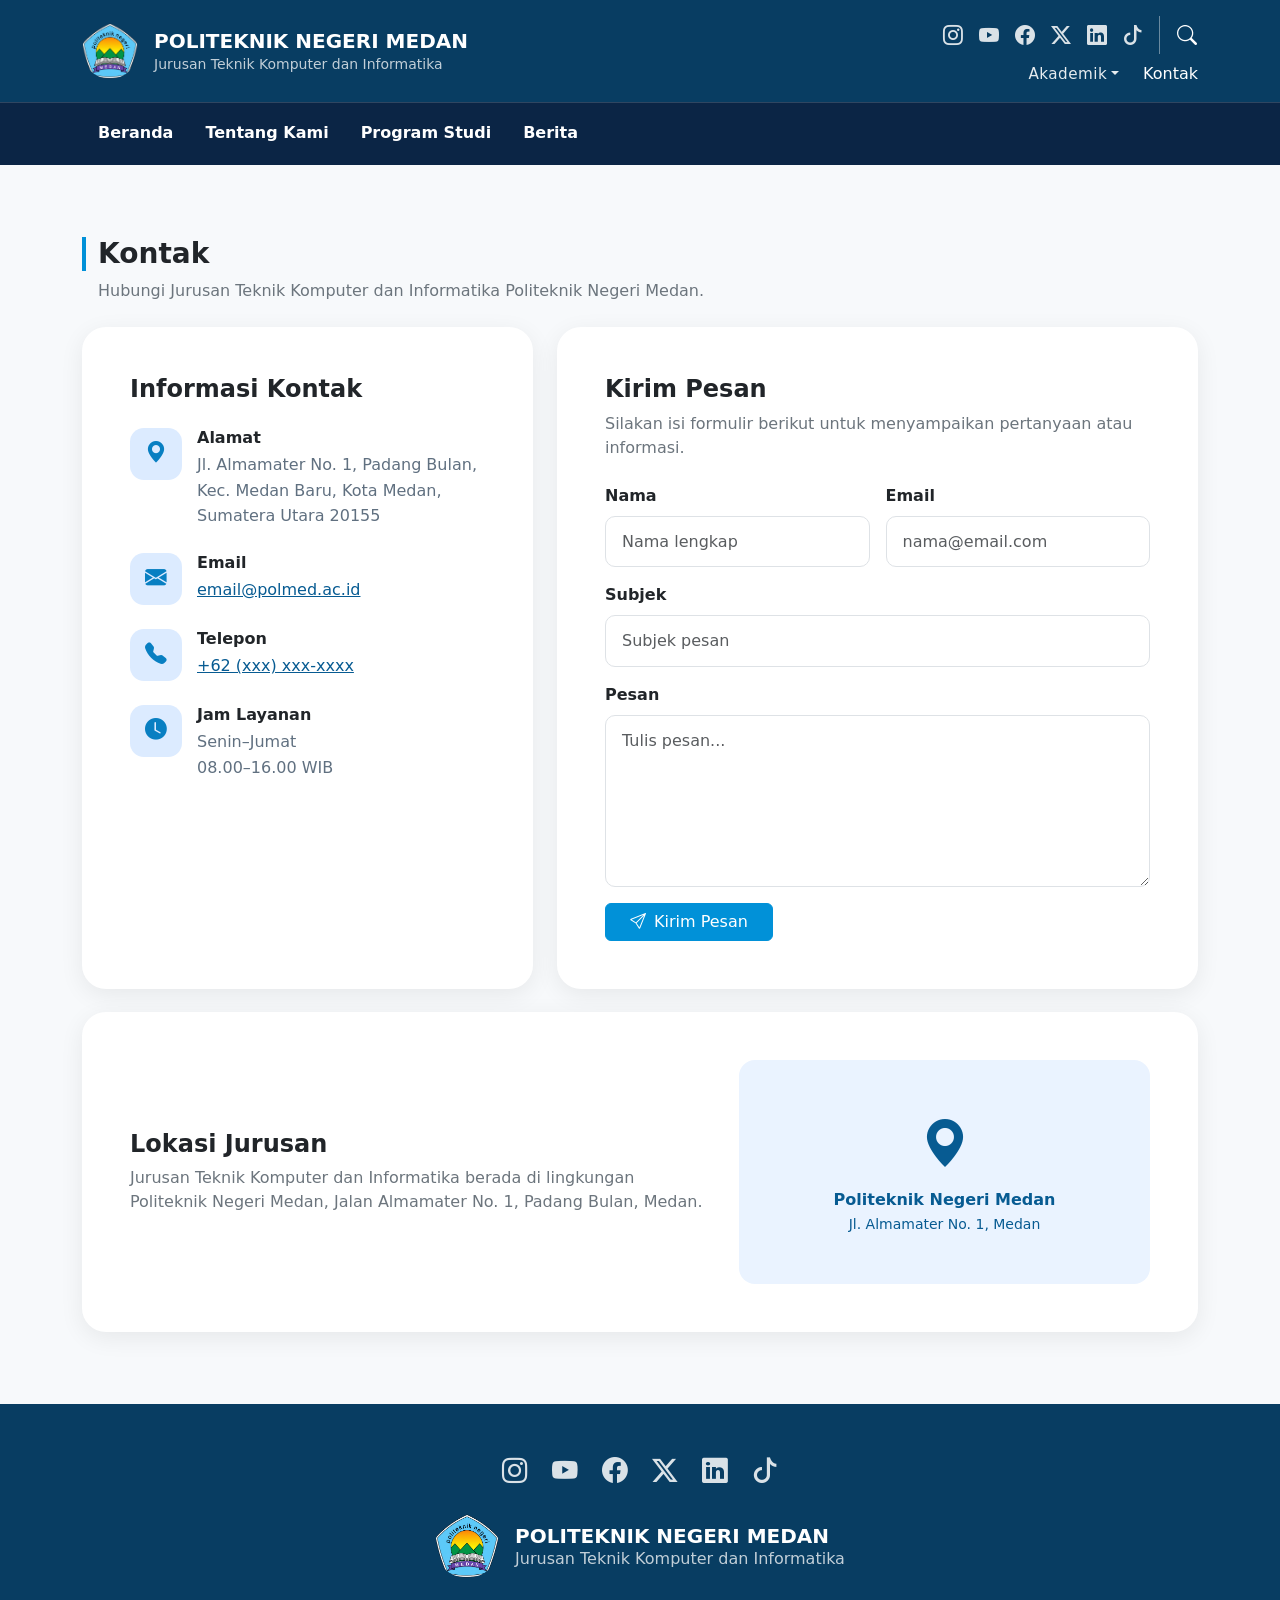
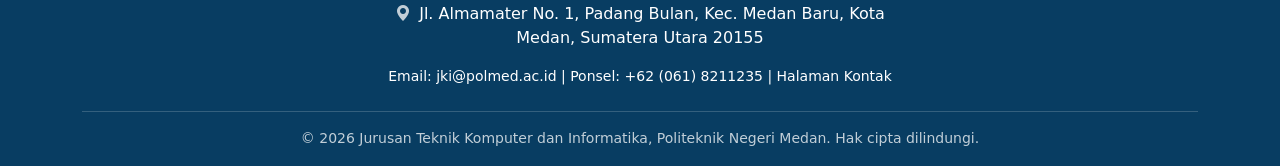
<file: page/kontak.html>
<!doctype html>
<html lang="id">
  <head>
    <meta charset="UTF-8" />
    <meta name="viewport" content="width=device-width, initial-scale=1" />
    <title>Kontak - Jurusan Teknik Komputer dan Informatika</title>
    <link rel="icon" href="../pict/logo.png" />
    <link
      rel="stylesheet"
      href="https://cdn.jsdelivr.net/npm/bootstrap-icons@1.11.3/font/bootstrap-icons.min.css"
    />
    <link rel="stylesheet" href="../css/bootstrap.min.css" />
    <link rel="stylesheet" href="../css/style.css" />
    <!-- Tandai JS aktif SEBELUM render: elemen .reveal hanya disembunyikan kalau JS jalan -->
    <script>
      document.documentElement.classList.add("js");
    </script>
    <style>
      /* Khusus halaman Kontak */
      body {
        background: #f7f9fb;
      }
      main {
        min-height: 60vh;
      }
      .section-card {
        background: #fff;
        border: 0;
        border-radius: 1.5rem;
        box-shadow: 0 6px 24px rgba(0, 0, 0, 0.07);
      }
      .contact-icon {
        width: 52px;
        height: 52px;
        border-radius: 14px;
        background: #dcebff;
        color: #087fc2;
        display: flex;
        align-items: center;
        justify-content: center;
        font-size: 1.35rem;
        flex: none;
      }
      .contact-item {
        display: flex;
        gap: 15px;
        align-items: flex-start;
      }
      .contact-item h3 {
        font-size: 1rem;
        font-weight: 700;
        margin: 0 0 5px;
      }
      .contact-item p {
        margin: 0;
        color: #607080;
        line-height: 1.6;
      }
      .contact-item a {
        color: #075b92;
      }
      .form-control {
        padding: 0.8rem 1rem;
        border-radius: 10px;
      }
    </style>
  </head>
  <body data-page="kontak">
    <div id="site-header"></div>

    <main class="py-5 my-lg-4">
      <div class="container">
        <div class="reveal mb-4">
          <h1 class="h3 fw-bold section-title ps-3 mb-2">Kontak</h1>
          <p class="text-secondary ps-3 mb-0">
            Hubungi Jurusan Teknik Komputer dan Informatika Politeknik Negeri
            Medan.
          </p>
        </div>
        <div class="row g-4 align-items-stretch">
          <div class="col-lg-5 reveal from-left">
            <div class="section-card h-100 p-4 p-lg-5">
              <h2 class="h4 fw-bold mb-4">Informasi Kontak</h2>
              <div class="contact-item mb-4">
                <div class="contact-icon">
                  <i class="bi bi-geo-alt-fill"></i>
                </div>
                <div>
                  <h3>Alamat</h3>
                  <p>
                    Jl. Almamater No. 1, Padang Bulan, Kec. Medan Baru, Kota
                    Medan, Sumatera Utara 20155
                  </p>
                </div>
              </div>
              <div class="contact-item mb-4">
                <div class="contact-icon">
                  <i class="bi bi-envelope-fill"></i>
                </div>
                <div>
                  <h3>Email</h3>
                  <p>
                    <a href="mailto:email@polmed.ac.id">email@polmed.ac.id</a>
                  </p>
                </div>
              </div>
              <div class="contact-item mb-4">
                <div class="contact-icon">
                  <i class="bi bi-telephone-fill"></i>
                </div>
                <div>
                  <h3>Telepon</h3>
                  <p><a href="tel:+620000000000">+62 (xxx) xxx-xxxx</a></p>
                </div>
              </div>
              <div class="contact-item">
                <div class="contact-icon"><i class="bi bi-clock-fill"></i></div>
                <div>
                  <h3>Jam Layanan</h3>
                  <p>Senin–Jumat<br />08.00–16.00 WIB</p>
                </div>
              </div>
            </div>
          </div>
          <div class="col-lg-7 reveal from-right" style="--d: 0.15s">
            <div class="section-card p-4 p-lg-5 h-100">
              <h2 class="h4 fw-bold mb-2">Kirim Pesan</h2>
              <p class="text-secondary mb-4">
                Silakan isi formulir berikut untuk menyampaikan pertanyaan atau
                informasi.
              </p>
              <form id="contactForm">
                <div class="row g-3">
                  <div class="col-md-6">
                    <label for="nama" class="form-label fw-semibold"
                      >Nama</label
                    >
                    <input
                      id="nama"
                      name="nama"
                      type="text"
                      class="form-control"
                      placeholder="Nama lengkap"
                      required
                    />
                  </div>
                  <div class="col-md-6">
                    <label for="email" class="form-label fw-semibold"
                      >Email</label
                    >
                    <input
                      id="email"
                      name="email"
                      type="email"
                      class="form-control"
                      placeholder="nama@email.com"
                      required
                    />
                  </div>
                  <div class="col-12">
                    <label for="subjek" class="form-label fw-semibold"
                      >Subjek</label
                    >
                    <input
                      id="subjek"
                      name="subjek"
                      type="text"
                      class="form-control"
                      placeholder="Subjek pesan"
                      required
                    />
                  </div>
                  <div class="col-12">
                    <label for="pesan" class="form-label fw-semibold"
                      >Pesan</label
                    >
                    <textarea
                      id="pesan"
                      name="pesan"
                      class="form-control"
                      rows="6"
                      placeholder="Tulis pesan..."
                      required
                    ></textarea>
                  </div>
                  <div class="col-12">
                    <button type="submit" class="btn btn-primary px-4">
                      <i class="bi bi-send me-2"></i>Kirim Pesan
                    </button>
                  </div>
                </div>
              </form>
              <div
                id="contactAlert"
                class="alert alert-success mt-4 d-none"
                role="status"
              >
                Pesan berhasil disiapkan. Untuk saat ini formulir masih berupa
                tampilan front-end.
              </div>
            </div>
          </div>
        </div>
        <div class="section-card mt-4 p-4 p-lg-5 reveal">
          <div class="row align-items-center g-4">
            <div class="col-lg-7">
              <h2 class="h4 fw-bold">Lokasi Jurusan</h2>
              <p class="text-secondary mb-0">
                Jurusan Teknik Komputer dan Informatika berada di lingkungan
                Politeknik Negeri Medan, Jalan Almamater No. 1, Padang Bulan,
                Medan.
              </p>
            </div>
            <div class="col-lg-5">
              <div
                class="rounded-4 p-5 text-center"
                style="background: #eaf3ff; color: #075b92"
              >
                <i class="bi bi-geo-alt-fill" style="font-size: 3rem"></i>
                <div class="fw-bold mt-2">Politeknik Negeri Medan</div>
                <small>Jl. Almamater No. 1, Medan</small>
              </div>
            </div>
          </div>
        </div>
      </div>
    </main>

    <div id="site-footer"></div>

    <script src="../js/bootstrap.bundle.min.js"></script>
    <script src="../js/components.js" data-base="../"></script>
    <script src="../js/main.js"></script>
    <script>
      // Formulir kontak (front-end saja)
      var cf = document.getElementById("contactForm"),
        ca = document.getElementById("contactAlert");
      cf.addEventListener("submit", function (e) {
        e.preventDefault();
        ca.classList.remove("d-none");
        cf.reset();
        setTimeout(function () {
          ca.classList.add("d-none");
        }, 6000);
      });
    </script>
  </body>
</html>
</file>
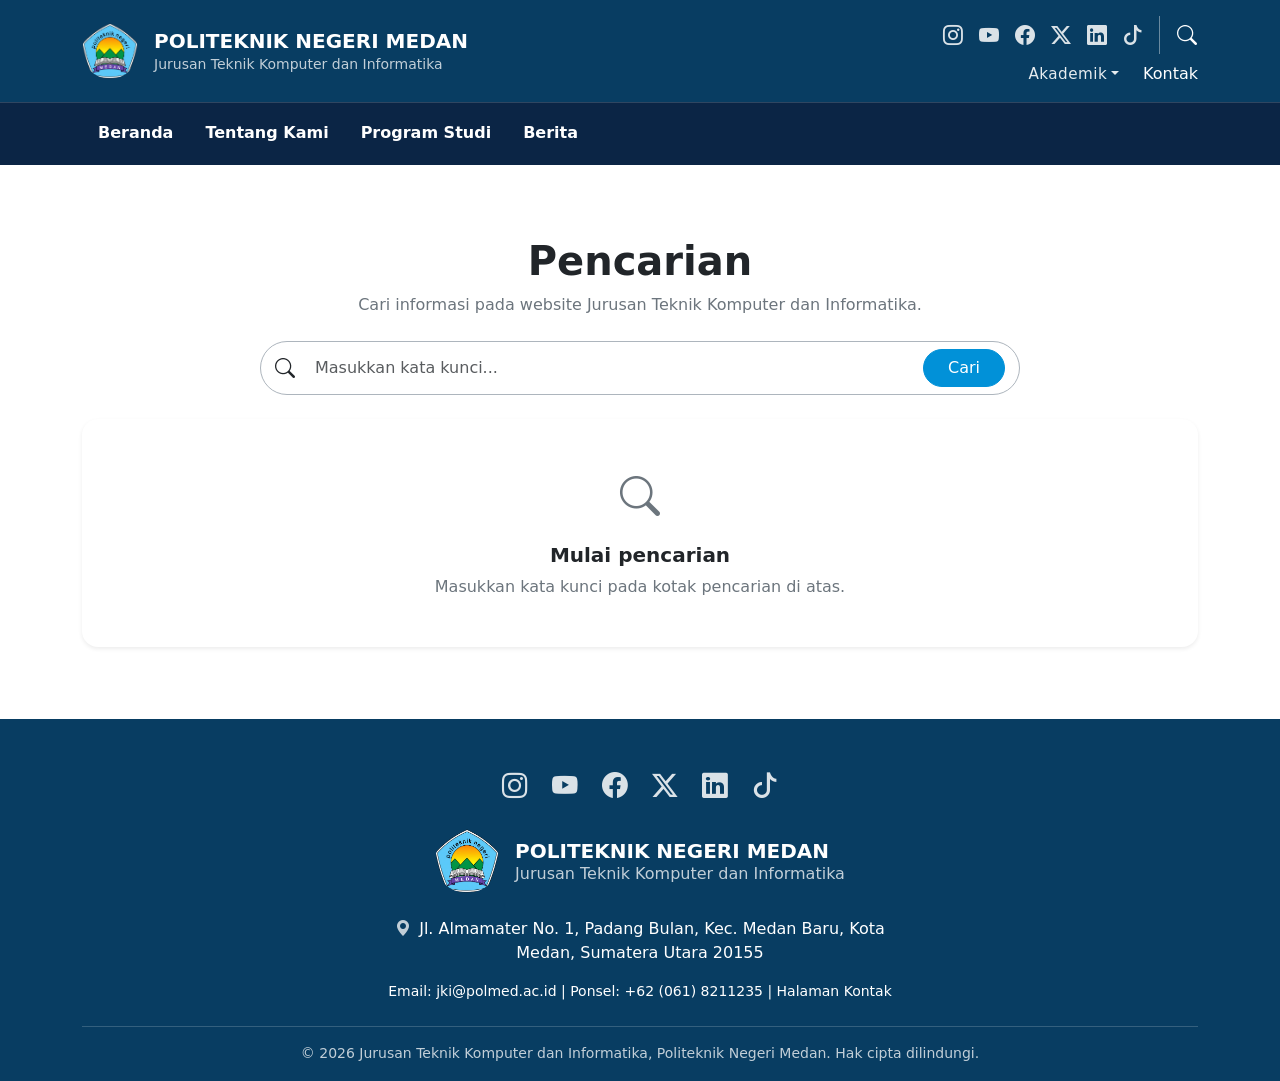
<file: page/pencarian.html>
<!doctype html>
<html lang="id">
  <head>
    <meta charset="UTF-8" />
    <meta name="viewport" content="width=device-width, initial-scale=1" />
    <title>Pencarian - Jurusan Teknik Komputer dan Informatika</title>
    <link rel="icon" href="../pict/logo.png" />
    <link
      rel="stylesheet"
      href="https://cdn.jsdelivr.net/npm/bootstrap-icons@1.11.3/font/bootstrap-icons.min.css"
    />
    <link rel="stylesheet" href="../css/bootstrap.min.css" />
    <link rel="stylesheet" href="../css/style.css" />
    <!-- Tandai JS aktif SEBELUM render: elemen .reveal hanya disembunyikan kalau JS jalan -->
    <script>
      document.documentElement.classList.add("js");
    </script>
    <!-- Style khusus halaman pencarian (selebihnya dari css/style.css) -->
    <style>
      .search-box {
        background: #fff;
        border: 1px solid #adb5bd;
        border-radius: 50px;
        padding: 7px 14px;
      }
      .search-box input {
        border: 0;
        outline: 0;
        box-shadow: none !important;
      }
      .search-box input::-webkit-search-cancel-button {
        display: none;
      }
      .result-card {
        background: #fff;
        border: 0;
        border-radius: 16px;
        transition:
          transform 0.3s var(--ease-out),
          box-shadow 0.3s var(--ease-out);
      }
      .result-card:hover {
        transform: translateY(-3px);
        box-shadow: 0 0.75rem 1.5rem rgba(8, 61, 98, 0.12) !important;
      }
      .result-title {
        color: #0b5c91;
        text-decoration: none;
        font-weight: 700;
      }
      .result-title:hover {
        color: #0191d8;
      }
      .result-url {
        color: #198754;
        font-size: 0.875rem;
      }
      .highlight {
        background: #fff0a8;
        padding: 0 2px;
        border-radius: 3px;
        font-weight: 600;
      }
    </style>
  </head>
  <body data-page="pencarian">
    <div id="site-header"></div>

    <main class="py-5 my-lg-4">
      <div class="container">
        <div class="text-center mb-4 reveal">
          <h1 class="fw-bold">Pencarian</h1>
          <p class="text-secondary">
            Cari informasi pada website Jurusan Teknik Komputer dan Informatika.
          </p>
        </div>
        <form
          id="searchForm"
          role="search"
          class="search-box d-flex align-items-center gap-2 mx-auto mb-4"
          style="max-width: 760px"
        >
          <i class="bi bi-search fs-5"></i
          ><input
            id="searchInput"
            name="q"
            type="search"
            class="form-control"
            placeholder="Masukkan kata kunci..."
            autocomplete="off"
            aria-label="Kata kunci"
            required
          /><button type="submit" class="btn btn-primary rounded-pill px-4">
            Cari
          </button>
        </form>
        <div id="searchInfo" class="mb-3" aria-live="polite"></div>
        <div id="results"></div>
      </div>
    </main>

    <div id="site-footer"></div>

    <script src="../js/bootstrap.bundle.min.js"></script>
    <script src="../js/components.js" data-base="../"></script>
    <script src="../js/main.js"></script>
    <script>
      var pages = [
        ["Beranda", "../index.html"],
        ["Tentang Kami", "tentang-kami.html"],
        ["Program Studi", "program-studi.html"],
        ["Akademik", "akademik.html"],
        ["Penelitian", "penelitian.html"],
        ["Pengabdian", "pengabdian.html"],
        ["Berita", "berita.html"],
        ["Kontak", "kontak.html"],
      ].map(function (p) {
        return { title: p[0], url: p[1] };
      });
      var form = document.getElementById("searchForm"),
        input = document.getElementById("searchInput"),
        resultsBox = document.getElementById("results"),
        infoBox = document.getElementById("searchInfo");
      var cache = null,
        runId = 0;
      function esc(t) {
        return t
          .replace(/&/g, "&amp;")
          .replace(/</g, "&lt;")
          .replace(/>/g, "&gt;")
          .replace(/"/g, "&quot;")
          .replace(/'/g, "&#039;");
      }
      function rx(s) {
        return s.replace(/[.*+?^${}()|[\]\\]/g, "\\$&");
      }
      function highlight(text, words) {
        var re = new RegExp(
          "(" +
            words
              .map(function (w) {
                return rx(esc(w));
              })
              .join("|") +
            ")",
          "gi",
        );
        return esc(text).replace(re, '<span class="highlight">$1</span>');
      }
      function snippet(text, words) {
        var lower = text.toLowerCase(),
          idx = -1,
          len = 0;
        words.forEach(function (w) {
          var i = lower.indexOf(w);
          if (i !== -1 && (idx === -1 || i < idx)) {
            idx = i;
            len = w.length;
          }
        });
        if (idx === -1) return esc(text.slice(0, 220));
        var s = Math.max(0, idx - 100),
          e = Math.min(text.length, idx + len + 140),
          t = text.slice(s, e);
        return (
          (s > 0 ? "..." : "") +
          highlight(t, words) +
          (e < text.length ? "..." : "")
        );
      }
      function getPage(p) {
        return fetch(p.url)
          .then(function (r) {
            if (!r.ok) return null;
            return r.text();
          })
          .then(function (h) {
            if (!h) return null;
            var d = new DOMParser().parseFromString(h, "text/html");
            d.querySelectorAll(
              "script,style,noscript,#site-header,#site-footer,.carousel-indicators",
            ).forEach(function (x) {
              x.remove();
            });
            var t = ((d.querySelector("main") || d.body).textContent || "")
              .replace(/\s+/g, " ")
              .trim();
            return {
              url: p.url,
              title: (d.querySelector("title") || {}).textContent
                ? d.querySelector("title").textContent.trim()
                : p.title,
              text: t,
            };
          })
          .catch(function () {
            return null;
          });
      }
      function load() {
        return (
          cache ||
          (cache = Promise.all(pages.map(getPage)).then(function (a) {
            return a.filter(Boolean);
          }))
        );
      }
      function box(icon, h, p) {
        return (
          '<div class="card border-0 shadow-sm rounded-4"><div class="card-body text-center py-5"><i class="bi bi-' +
          icon +
          ' fs-1 text-secondary"></i><h2 class="h5 fw-bold mt-3">' +
          h +
          '</h2><p class="text-secondary mb-0">' +
          p +
          "</p></div></div>"
        );
      }
      function searchSite(query) {
        var id = ++runId;
        resultsBox.innerHTML =
          '<div class="text-center py-5"><div class="spinner-border text-primary mb-3"></div><p class="text-secondary">Sedang mencari...</p></div>';
        infoBox.innerHTML = "";
        load().then(function (loaded) {
          if (id !== runId) return;
          if (!loaded.length) {
            cache = null;
            resultsBox.innerHTML = box(
              "exclamation-triangle",
              "Halaman tidak dapat dibaca",
              "Pencarian perlu dijalankan lewat web server (bukan dibuka langsung sebagai file), dan file halaman harus tersedia.",
            );
            return;
          }
          var words = query.toLowerCase().split(/\s+/).filter(Boolean);
          var m = loaded
            .map(function (p) {
              var t = p.text.toLowerCase(),
                ti = p.title.toLowerCase();
              if (
                !words.every(function (w) {
                  return t.indexOf(w) !== -1 || ti.indexOf(w) !== -1;
                })
              )
                return null;
              var s = 0;
              words.forEach(function (w) {
                if (ti.indexOf(w) !== -1) s += 10;
                s += t.split(w).length - 1;
              });
              return { p: p, s: s };
            })
            .filter(Boolean)
            .sort(function (a, b) {
              return b.s - a.s;
            });
          infoBox.innerHTML =
            '<div class="d-flex justify-content-between align-items-center"><span>Hasil pencarian untuk <strong>"' +
            esc(query) +
            '"</strong></span><span class="badge text-bg-primary rounded-pill">' +
            m.length +
            " hasil</span></div>";
          if (!m.length) {
            resultsBox.innerHTML = box(
              "search",
              "Tidak ada hasil",
              "Coba gunakan kata kunci lain.",
            );
            return;
          }
          resultsBox.innerHTML = m
            .map(function (x) {
              return (
                '<div class="card result-card shadow-sm mb-3"><div class="card-body p-4"><a class="result-title h5 d-block mb-2" href="' +
                x.p.url +
                '">' +
                esc(x.p.title) +
                '</a><div class="result-url mb-2">' +
                esc(x.p.url) +
                '</div><p class="text-secondary mb-0">' +
                snippet(x.p.text, words) +
                "</p></div></div>"
              );
            })
            .join("");
        });
      }
      form.addEventListener("submit", function (e) {
        e.preventDefault();
        var q = input.value.trim();
        if (!q) return;
        var u = new URL(location.href);
        u.searchParams.set("q", q);
        history.replaceState({}, "", u);
        searchSite(q);
      });
      var iq = new URLSearchParams(location.search).get("q");
      if (iq) {
        input.value = iq;
        searchSite(iq);
      } else
        resultsBox.innerHTML = box(
          "search",
          "Mulai pencarian",
          "Masukkan kata kunci pada kotak pencarian di atas.",
        );
    </script>
  </body>
</html>
</file>
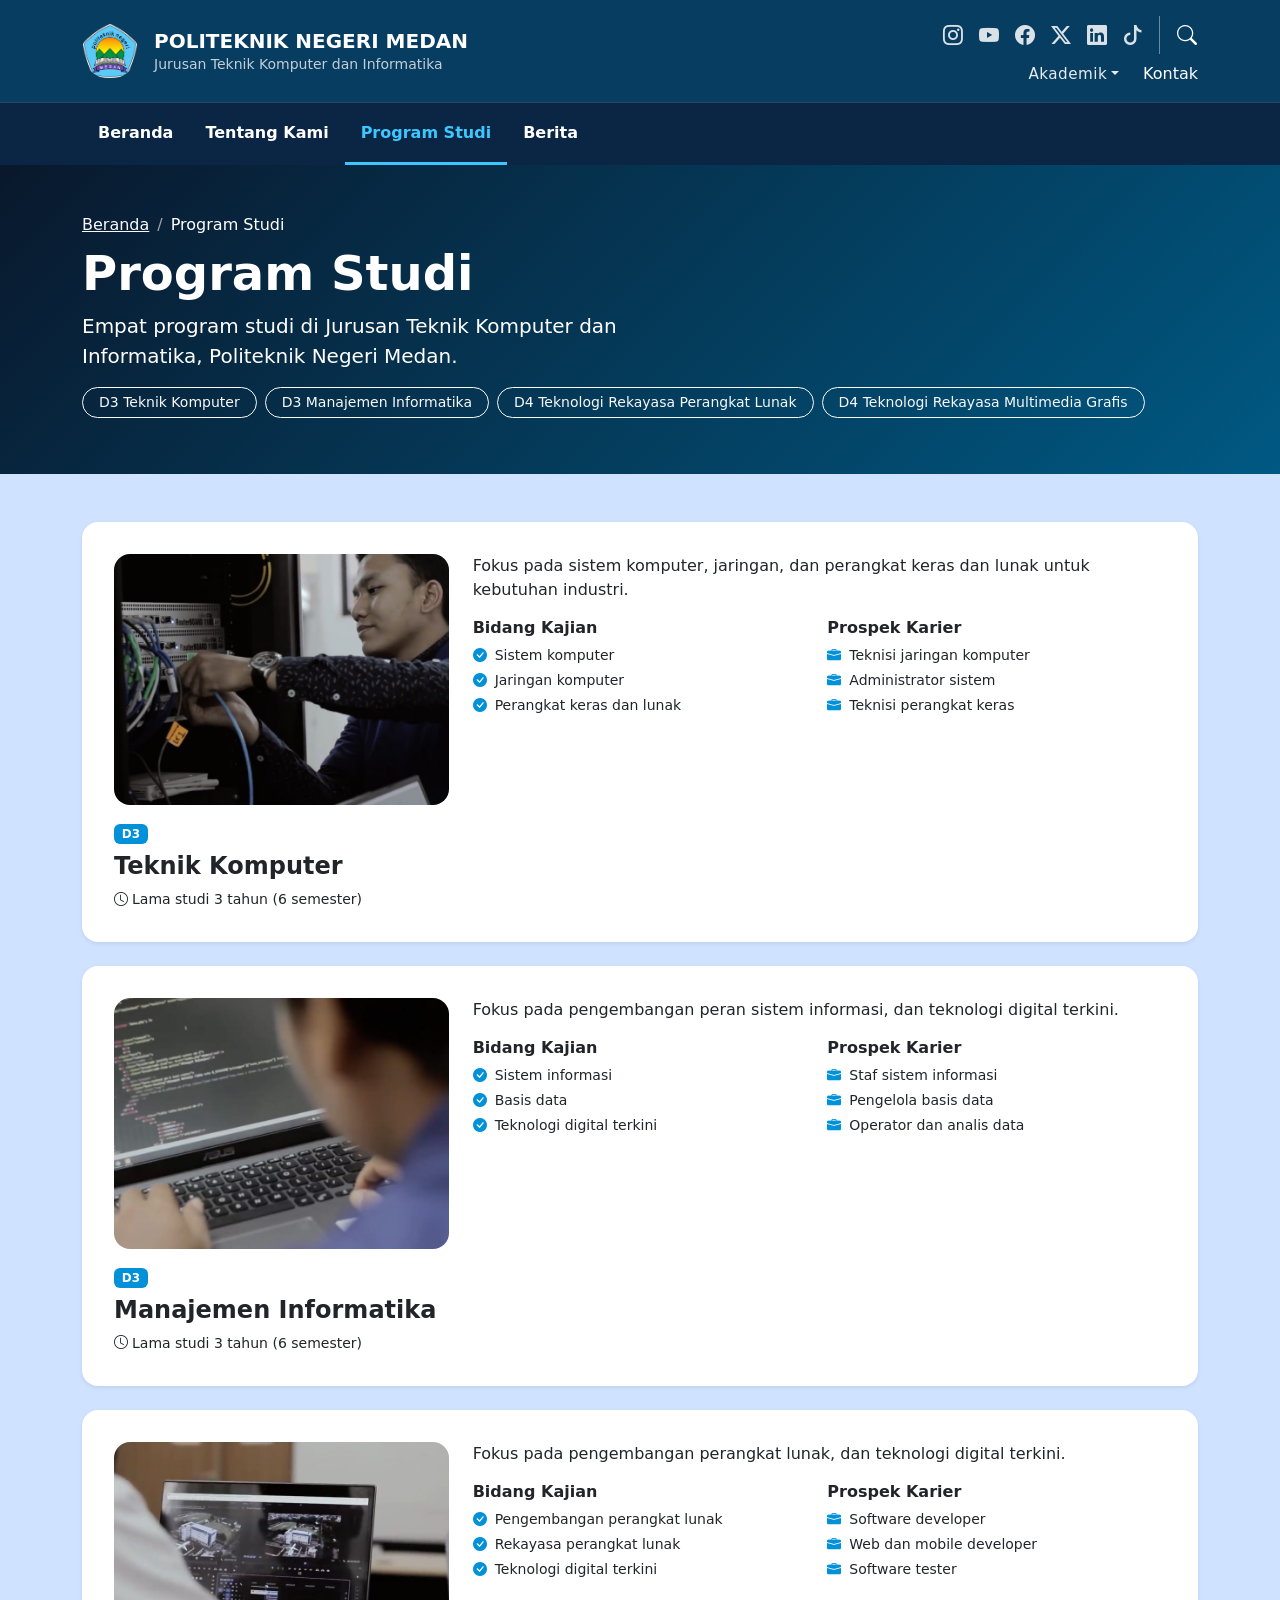
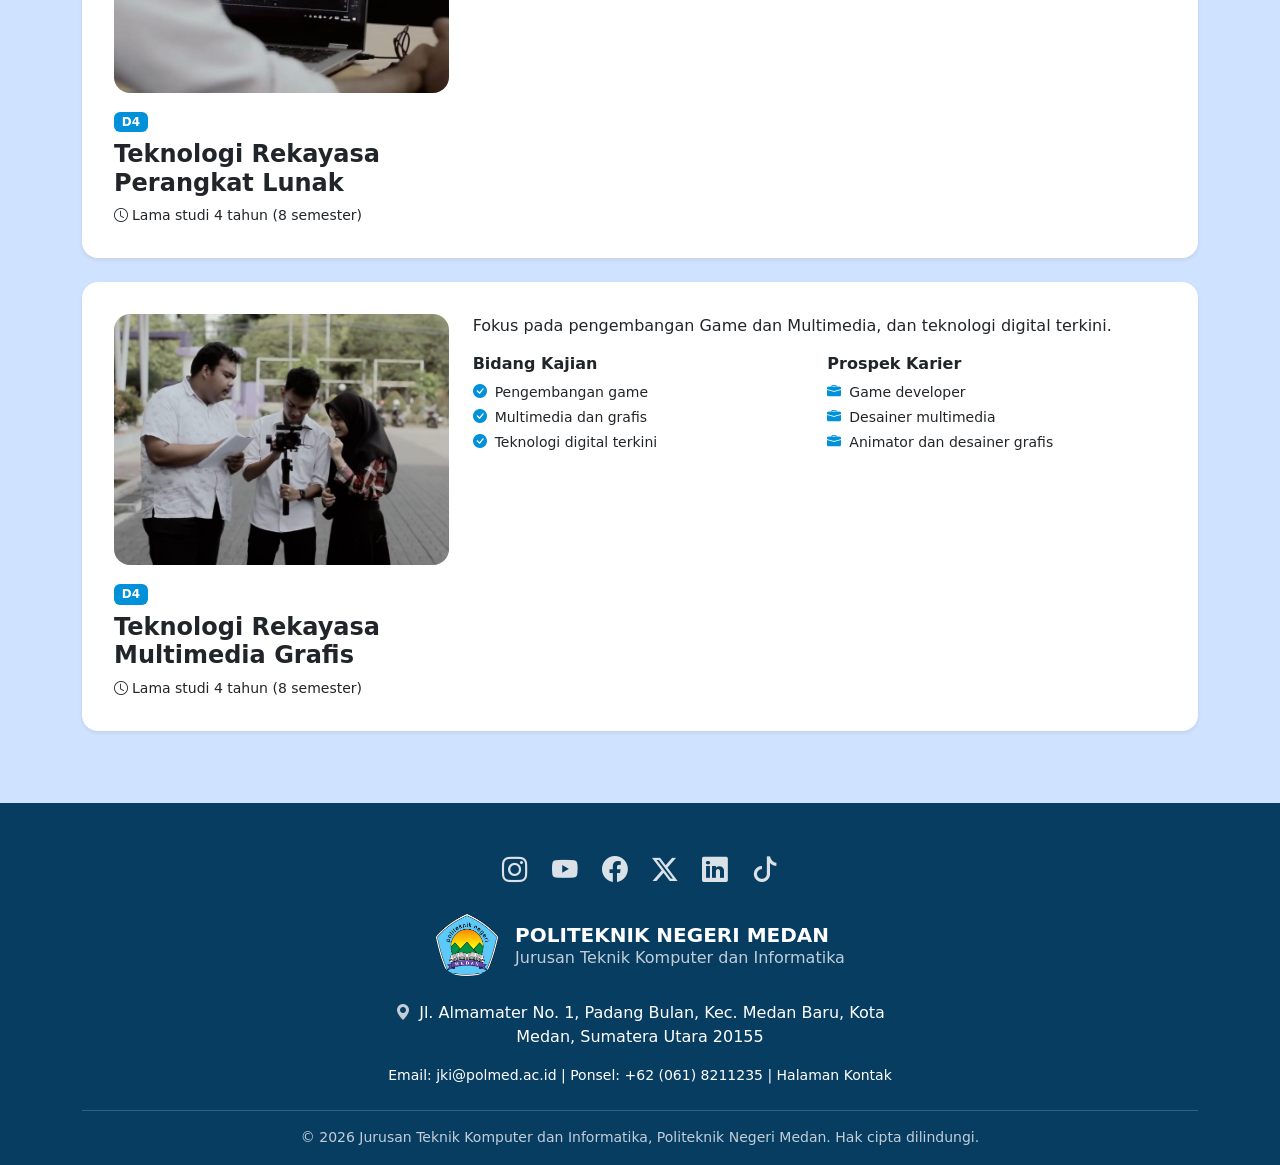
<file: page/program-studi.html>
<!doctype html>
<html lang="id">
  <head>
    <meta charset="UTF-8" />
    <meta name="viewport" content="width=device-width, initial-scale=1" />
    <title>
      Program Studi - Jurusan Teknik Komputer dan Informatika Polmed
    </title>
    <link rel="icon" href="../pict/logo.png" />
    <link
      rel="stylesheet"
      href="https://cdn.jsdelivr.net/npm/bootstrap-icons@1.11.3/font/bootstrap-icons.min.css"
    />
    <link rel="stylesheet" href="../css/bootstrap.min.css" />
    <link rel="stylesheet" href="../css/style.css" />
    <!-- Tandai JS aktif SEBELUM render: elemen .reveal hanya disembunyikan kalau JS jalan -->
    <script>
      document.documentElement.classList.add("js");
    </script>
  </head>
  <body data-page="program-studi">
    <div id="site-header"></div>

    <!-- BANNER HALAMAN -->
    <section class="page-banner text-white">
      <div class="container">
        <nav aria-label="breadcrumb">
          <ol class="breadcrumb mb-2 small">
            <li class="breadcrumb-item">
              <a class="link-light" href="../index.html">Beranda</a>
            </li>
            <li class="breadcrumb-item active text-white" aria-current="page">
              Program Studi
            </li>
          </ol>
        </nav>
        <h1 class="display-5 fw-bold">Program Studi</h1>
        <p class="lead col-lg-7">
          Empat program studi di Jurusan Teknik Komputer dan Informatika,
          Politeknik Negeri Medan.
        </p>
        <div>
          <a
            href="#d3-tk"
            class="btn btn-outline-light btn-sm rounded-pill px-3 me-2 mb-2"
            >D3 Teknik Komputer</a
          ><a
            href="#d3-mi"
            class="btn btn-outline-light btn-sm rounded-pill px-3 me-2 mb-2"
            >D3 Manajemen Informatika</a
          ><a
            href="#d4-trpl"
            class="btn btn-outline-light btn-sm rounded-pill px-3 me-2 mb-2"
            >D4 Teknologi Rekayasa Perangkat Lunak</a
          ><a
            href="#d4-trmg"
            class="btn btn-outline-light btn-sm rounded-pill px-3 me-2 mb-2"
            >D4 Teknologi Rekayasa Multimedia Grafis</a
          >
        </div>
      </div>
    </section>

    <!-- DAFTAR PROGRAM STUDI -->
    <main class="py-5 bg-primary-subtle">
      <div class="container">
        <!-- ===== D3 TEKNIK KOMPUTER ===== -->
        <section
          id="d3-tk"
          class="card border-0 shadow-sm rounded-4 p-2 p-lg-3 mb-4"
        >
          <div class="card-body">
            <div class="row g-4">
              <div class="col-lg-4">
                <div class="ratio ratio-4x3 rounded-4 overflow-hidden mb-3">
                  <img
                    src="../pict/hero-1.jpg"
                    alt="Kegiatan Program Studi D3 Teknik Komputer"
                    class="object-fit-cover"
                    loading="lazy"
                  />
                </div>
                <span class="badge text-bg-primary mb-2">D3</span>
                <h2 class="h4 fw-bold">Teknik Komputer</h2>
                <p class="small mb-0">
                  <i class="bi bi-clock me-1"></i>Lama studi 3 tahun (6
                  semester)
                </p>
              </div>
              <div class="col-lg-8">
                <p>
                  Fokus pada sistem komputer, jaringan, dan perangkat keras dan
                  lunak untuk kebutuhan industri.
                </p>
                <div class="row g-3">
                  <div class="col-md-6">
                    <h3 class="h6 fw-bold">Bidang Kajian</h3>
                    <ul class="list-unstyled small mb-0">
                      <li class="mb-1">
                        <i class="bi bi-check-circle-fill text-primary me-2"></i
                        >Sistem komputer
                      </li>
                      <li class="mb-1">
                        <i class="bi bi-check-circle-fill text-primary me-2"></i
                        >Jaringan komputer
                      </li>
                      <li class="mb-1">
                        <i class="bi bi-check-circle-fill text-primary me-2"></i
                        >Perangkat keras dan lunak
                      </li>
                    </ul>
                  </div>
                  <div class="col-md-6">
                    <h3 class="h6 fw-bold">Prospek Karier</h3>
                    <ul class="list-unstyled small mb-0">
                      <li class="mb-1">
                        <i class="bi bi-briefcase-fill text-primary me-2"></i
                        >Teknisi jaringan komputer
                      </li>
                      <li class="mb-1">
                        <i class="bi bi-briefcase-fill text-primary me-2"></i
                        >Administrator sistem
                      </li>
                      <li class="mb-1">
                        <i class="bi bi-briefcase-fill text-primary me-2"></i
                        >Teknisi perangkat keras
                      </li>
                    </ul>
                  </div>
                </div>
              </div>
            </div>
          </div>
        </section>

        <!-- ===== D3 MANAJEMEN INFORMATIKA ===== -->
        <section
          id="d3-mi"
          class="card border-0 shadow-sm rounded-4 p-2 p-lg-3 mb-4"
        >
          <div class="card-body">
            <div class="row g-4">
              <div class="col-lg-4">
                <div class="ratio ratio-4x3 rounded-4 overflow-hidden mb-3">
                  <img
                    src="../pict/hero-2.jpg"
                    alt="Kegiatan Program Studi D3 Manajemen Informatika"
                    class="object-fit-cover"
                    loading="lazy"
                  />
                </div>
                <span class="badge text-bg-primary mb-2">D3</span>
                <h2 class="h4 fw-bold">Manajemen Informatika</h2>
                <p class="small mb-0">
                  <i class="bi bi-clock me-1"></i>Lama studi 3 tahun (6
                  semester)
                </p>
              </div>
              <div class="col-lg-8">
                <p>
                  Fokus pada pengembangan peran sistem informasi, dan teknologi
                  digital terkini.
                </p>
                <div class="row g-3">
                  <div class="col-md-6">
                    <h3 class="h6 fw-bold">Bidang Kajian</h3>
                    <ul class="list-unstyled small mb-0">
                      <li class="mb-1">
                        <i class="bi bi-check-circle-fill text-primary me-2"></i
                        >Sistem informasi
                      </li>
                      <li class="mb-1">
                        <i class="bi bi-check-circle-fill text-primary me-2"></i
                        >Basis data
                      </li>
                      <li class="mb-1">
                        <i class="bi bi-check-circle-fill text-primary me-2"></i
                        >Teknologi digital terkini
                      </li>
                    </ul>
                  </div>
                  <div class="col-md-6">
                    <h3 class="h6 fw-bold">Prospek Karier</h3>
                    <ul class="list-unstyled small mb-0">
                      <li class="mb-1">
                        <i class="bi bi-briefcase-fill text-primary me-2"></i
                        >Staf sistem informasi
                      </li>
                      <li class="mb-1">
                        <i class="bi bi-briefcase-fill text-primary me-2"></i
                        >Pengelola basis data
                      </li>
                      <li class="mb-1">
                        <i class="bi bi-briefcase-fill text-primary me-2"></i
                        >Operator dan analis data
                      </li>
                    </ul>
                  </div>
                </div>
              </div>
            </div>
          </div>
        </section>

        <!-- ===== D4 TRPL ===== -->
        <section
          id="d4-trpl"
          class="card border-0 shadow-sm rounded-4 p-2 p-lg-3 mb-4"
        >
          <div class="card-body">
            <div class="row g-4">
              <div class="col-lg-4">
                <div class="ratio ratio-4x3 rounded-4 overflow-hidden mb-3">
                  <img
                    src="../pict/hero-3.jpg"
                    alt="Kegiatan Program Studi D4 Teknologi Rekayasa Perangkat Lunak"
                    class="object-fit-cover"
                    loading="lazy"
                  />
                </div>
                <span class="badge text-bg-primary mb-2">D4</span>
                <h2 class="h4 fw-bold">Teknologi Rekayasa Perangkat Lunak</h2>
                <p class="small mb-0">
                  <i class="bi bi-clock me-1"></i>Lama studi 4 tahun (8
                  semester)
                </p>
              </div>
              <div class="col-lg-8">
                <p>
                  Fokus pada pengembangan perangkat lunak, dan teknologi digital
                  terkini.
                </p>
                <div class="row g-3">
                  <div class="col-md-6">
                    <h3 class="h6 fw-bold">Bidang Kajian</h3>
                    <ul class="list-unstyled small mb-0">
                      <li class="mb-1">
                        <i class="bi bi-check-circle-fill text-primary me-2"></i
                        >Pengembangan perangkat lunak
                      </li>
                      <li class="mb-1">
                        <i class="bi bi-check-circle-fill text-primary me-2"></i
                        >Rekayasa perangkat lunak
                      </li>
                      <li class="mb-1">
                        <i class="bi bi-check-circle-fill text-primary me-2"></i
                        >Teknologi digital terkini
                      </li>
                    </ul>
                  </div>
                  <div class="col-md-6">
                    <h3 class="h6 fw-bold">Prospek Karier</h3>
                    <ul class="list-unstyled small mb-0">
                      <li class="mb-1">
                        <i class="bi bi-briefcase-fill text-primary me-2"></i
                        >Software developer
                      </li>
                      <li class="mb-1">
                        <i class="bi bi-briefcase-fill text-primary me-2"></i
                        >Web dan mobile developer
                      </li>
                      <li class="mb-1">
                        <i class="bi bi-briefcase-fill text-primary me-2"></i
                        >Software tester
                      </li>
                    </ul>
                  </div>
                </div>
              </div>
            </div>
          </div>
        </section>

        <!-- ===== D4 TRMG ===== -->
        <section
          id="d4-trmg"
          class="card border-0 shadow-sm rounded-4 p-2 p-lg-3 mb-4"
        >
          <div class="card-body">
            <div class="row g-4">
              <div class="col-lg-4">
                <div class="ratio ratio-4x3 rounded-4 overflow-hidden mb-3">
                  <img
                    src="../pict/hero-4.jpg"
                    alt="Kegiatan Program Studi D4 Teknologi Rekayasa Multimedia Grafis"
                    class="object-fit-cover"
                    loading="lazy"
                  />
                </div>
                <span class="badge text-bg-primary mb-2">D4</span>
                <h2 class="h4 fw-bold">Teknologi Rekayasa Multimedia Grafis</h2>
                <p class="small mb-0">
                  <i class="bi bi-clock me-1"></i>Lama studi 4 tahun (8
                  semester)
                </p>
              </div>
              <div class="col-lg-8">
                <p>
                  Fokus pada pengembangan Game dan Multimedia, dan teknologi
                  digital terkini.
                </p>
                <div class="row g-3">
                  <div class="col-md-6">
                    <h3 class="h6 fw-bold">Bidang Kajian</h3>
                    <ul class="list-unstyled small mb-0">
                      <li class="mb-1">
                        <i class="bi bi-check-circle-fill text-primary me-2"></i
                        >Pengembangan game
                      </li>
                      <li class="mb-1">
                        <i class="bi bi-check-circle-fill text-primary me-2"></i
                        >Multimedia dan grafis
                      </li>
                      <li class="mb-1">
                        <i class="bi bi-check-circle-fill text-primary me-2"></i
                        >Teknologi digital terkini
                      </li>
                    </ul>
                  </div>
                  <div class="col-md-6">
                    <h3 class="h6 fw-bold">Prospek Karier</h3>
                    <ul class="list-unstyled small mb-0">
                      <li class="mb-1">
                        <i class="bi bi-briefcase-fill text-primary me-2"></i
                        >Game developer
                      </li>
                      <li class="mb-1">
                        <i class="bi bi-briefcase-fill text-primary me-2"></i
                        >Desainer multimedia
                      </li>
                      <li class="mb-1">
                        <i class="bi bi-briefcase-fill text-primary me-2"></i
                        >Animator dan desainer grafis
                      </li>
                    </ul>
                  </div>
                </div>
              </div>
            </div>
          </div>
        </section>
      </div>
    </main>

    <div id="site-footer"></div>

    <script src="../js/bootstrap.bundle.min.js"></script>
    <script src="../js/components.js" data-base="../"></script>
    <script src="../js/main.js"></script>
  </body>
</html>
</file>
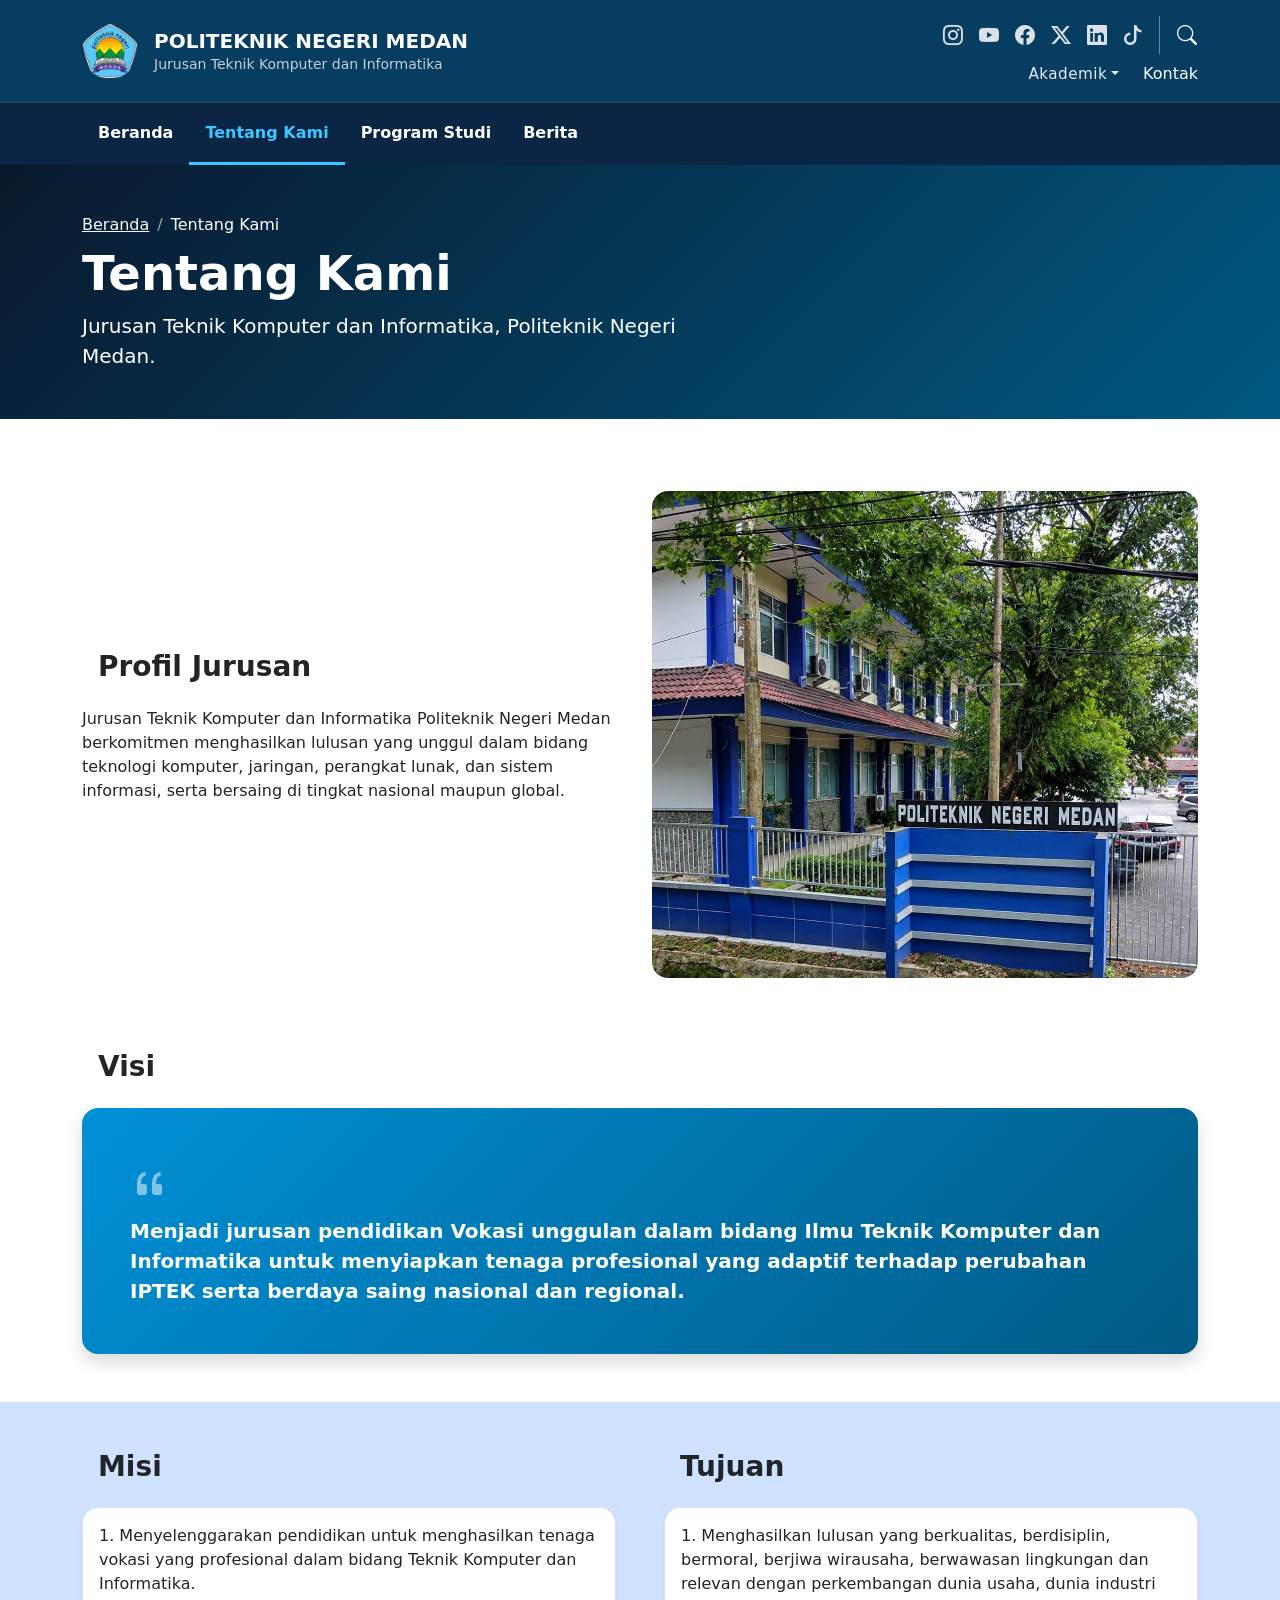
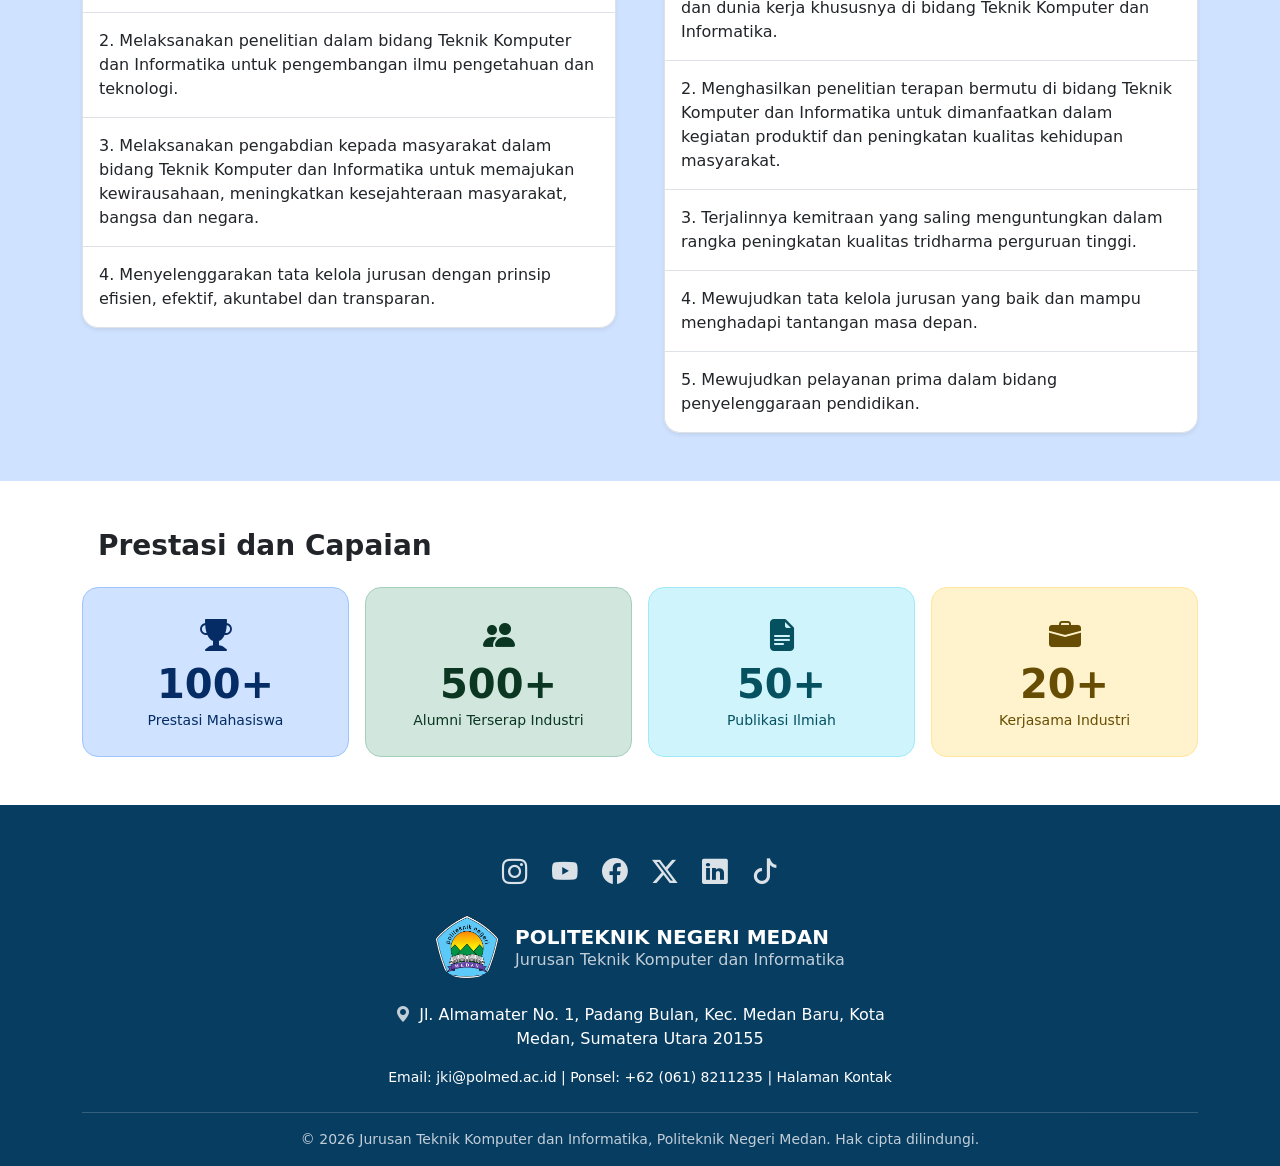
<file: page/tentang-kami.html>
<!doctype html>
<html lang="id">
  <head>
    <meta charset="UTF-8" />
    <meta name="viewport" content="width=device-width, initial-scale=1" />
    <title>Tentang Kami - Jurusan Teknik Komputer dan Informatika Polmed</title>
    <link rel="icon" href="../pict/logo.png" />
    <link
      rel="stylesheet"
      href="https://cdn.jsdelivr.net/npm/bootstrap-icons@1.11.3/font/bootstrap-icons.min.css"
    />
    <link rel="stylesheet" href="../css/bootstrap.min.css" />
    <link rel="stylesheet" href="../css/style.css" />
    <!-- Tandai JS aktif SEBELUM render: elemen .reveal hanya disembunyikan kalau JS jalan -->
    <script>
      document.documentElement.classList.add("js");
    </script>
  </head>
  <body data-page="tentang-kami">
    <div id="site-header"></div>

    <!-- BANNER HALAMAN -->
    <section class="page-banner text-white">
      <div class="container">
        <nav aria-label="breadcrumb">
          <ol class="breadcrumb mb-2 small">
            <li class="breadcrumb-item">
              <a class="link-light" href="../index.html">Beranda</a>
            </li>
            <li class="breadcrumb-item active text-white" aria-current="page">
              Tentang Kami
            </li>
          </ol>
        </nav>
        <h1 class="display-5 fw-bold">Tentang Kami</h1>
        <p class="lead mb-0 col-lg-7">
          Jurusan Teknik Komputer dan Informatika, Politeknik Negeri Medan.
        </p>
      </div>
    </section>

    <!-- PROFIL -->
    <section id="profil" class="py-5 my-lg-4">
      <div class="container">
        <div class="row g-4 align-items-center">
          <div class="col-lg-6">
            <h2 class="h3 fw-bold section-title ps-3 mb-4">Profil Jurusan</h2>
            <p>
              Jurusan Teknik Komputer dan Informatika Politeknik Negeri Medan
              berkomitmen menghasilkan lulusan yang unggul dalam bidang
              teknologi komputer, jaringan, perangkat lunak, dan sistem
              informasi, serta bersaing di tingkat nasional maupun global.
            </p>
          </div>
          <div class="col-lg-6">
            <img
              class="about-img rounded-4"
              src="../pict/gedung-jurusan.jpeg"
              alt="Gedung Jurusan Teknik Komputer dan Informatika"
              loading="lazy"
            />
          </div>
        </div>
      </div>
    </section>

    <!-- VISI -->
    <section id="visi" class="pb-5">
      <div class="container">
        <h2 class="h3 fw-bold section-title ps-3 mb-4">Visi</h2>
        <div class="visi-box rounded-4 p-4 p-lg-5 text-white shadow">
          <i class="bi bi-quote fs-1 opacity-50"></i>
          <p class="fs-5 fw-semibold mb-0">
            Menjadi jurusan pendidikan Vokasi unggulan dalam bidang Ilmu Teknik
            Komputer dan Informatika untuk menyiapkan tenaga profesional yang
            adaptif terhadap perubahan IPTEK serta berdaya saing nasional dan
            regional.
          </p>
        </div>
      </div>
    </section>

    <!-- MISI & TUJUAN -->
    <section class="py-5 bg-primary-subtle">
      <div class="container">
        <div class="row g-5">
          <div class="col-lg-6" id="misi">
            <h2 class="h3 fw-bold section-title ps-3 mb-4">Misi</h2>
            <ol class="list-group list-group-numbered shadow-sm rounded-4">
              <li class="list-group-item py-3">
                Menyelenggarakan pendidikan untuk menghasilkan tenaga vokasi
                yang profesional dalam bidang Teknik Komputer dan Informatika.
              </li>
              <li class="list-group-item py-3">
                Melaksanakan penelitian dalam bidang Teknik Komputer dan
                Informatika untuk pengembangan ilmu pengetahuan dan teknologi.
              </li>
              <li class="list-group-item py-3">
                Melaksanakan pengabdian kepada masyarakat dalam bidang Teknik
                Komputer dan Informatika untuk memajukan kewirausahaan,
                meningkatkan kesejahteraan masyarakat, bangsa dan negara.
              </li>
              <li class="list-group-item py-3">
                Menyelenggarakan tata kelola jurusan dengan prinsip efisien,
                efektif, akuntabel dan transparan.
              </li>
            </ol>
          </div>
          <div class="col-lg-6" id="tujuan">
            <h2 class="h3 fw-bold section-title ps-3 mb-4">Tujuan</h2>
            <ol class="list-group list-group-numbered shadow-sm rounded-4">
              <li class="list-group-item py-3">
                Menghasilkan lulusan yang berkualitas, berdisiplin, bermoral,
                berjiwa wirausaha, berwawasan lingkungan dan relevan dengan
                perkembangan dunia usaha, dunia industri dan dunia kerja
                khususnya di bidang Teknik Komputer dan Informatika.
              </li>
              <li class="list-group-item py-3">
                Menghasilkan penelitian terapan bermutu di bidang Teknik
                Komputer dan Informatika untuk dimanfaatkan dalam kegiatan
                produktif dan peningkatan kualitas kehidupan masyarakat.
              </li>
              <li class="list-group-item py-3">
                Terjalinnya kemitraan yang saling menguntungkan dalam rangka
                peningkatan kualitas tridharma perguruan tinggi.
              </li>
              <li class="list-group-item py-3">
                Mewujudkan tata kelola jurusan yang baik dan mampu menghadapi
                tantangan masa depan.
              </li>
              <li class="list-group-item py-3">
                Mewujudkan pelayanan prima dalam bidang penyelenggaraan
                pendidikan.
              </li>
            </ol>
          </div>
        </div>
      </div>
    </section>

    <!-- PRESTASI -->
    <section id="prestasi" class="py-5">
      <div class="container">
        <h2 class="h3 fw-bold section-title ps-3 mb-4">Prestasi dan Capaian</h2>
        <div class="row g-3 text-center">
          <div class="col-6 col-lg-3">
            <div
              class="rounded-4 p-4 h-100 bg-primary-subtle text-primary-emphasis border border-primary-subtle"
            >
              <div class="fs-2"><i class="bi bi-trophy-fill"></i></div>
              <div class="display-6 fw-bold">100+</div>
              <small>Prestasi Mahasiswa</small>
            </div>
          </div>
          <div class="col-6 col-lg-3">
            <div
              class="rounded-4 p-4 h-100 bg-success-subtle text-success-emphasis border border-success-subtle"
            >
              <div class="fs-2"><i class="bi bi-people-fill"></i></div>
              <div class="display-6 fw-bold">500+</div>
              <small>Alumni Terserap Industri</small>
            </div>
          </div>
          <div class="col-6 col-lg-3">
            <div
              class="rounded-4 p-4 h-100 bg-info-subtle text-info-emphasis border border-info-subtle"
            >
              <div class="fs-2">
                <i class="bi bi-file-earmark-text-fill"></i>
              </div>
              <div class="display-6 fw-bold">50+</div>
              <small>Publikasi Ilmiah</small>
            </div>
          </div>
          <div class="col-6 col-lg-3">
            <div
              class="rounded-4 p-4 h-100 bg-warning-subtle text-warning-emphasis border border-warning-subtle"
            >
              <div class="fs-2"><i class="bi bi-briefcase-fill"></i></div>
              <div class="display-6 fw-bold">20+</div>
              <small>Kerjasama Industri</small>
            </div>
          </div>
        </div>
      </div>
    </section>

    <div id="site-footer"></div>

    <script src="../js/bootstrap.bundle.min.js"></script>
    <script src="../js/components.js" data-base="../"></script>
    <script src="../js/main.js"></script>
  </body>
</html>
</file>
<file: css/style.css>
/* ===== style.css : semua CSS custom (dipakai semua halaman) ===== */
:root {
  --bs-primary: #0191d8;
  --bs-primary-rgb: 1, 145, 216;
  --bs-link-color: #0191d8;
  --bs-link-color-rgb: 1, 145, 216;
  --dark-blue: #09182c;
  --top-bg: #083d62;
  --nav-bg: #0b2545;
  --accent: #3cc8ff;
  --ease-out: cubic-bezier(0.22, 1, 0.36, 1);
}
/* clip (bukan hidden) supaya sticky-top tetap jalan */
body {
  overflow-x: clip;
}
.btn-primary {
  --bs-btn-bg: #0191d8;
  --bs-btn-border-color: #0191d8;
  --bs-btn-hover-bg: #0077ae;
  --bs-btn-hover-border-color: #0077ae;
  --bs-btn-active-bg: #005983;
  --bs-btn-active-border-color: #005983;
}

/* ===== HEADER 2 TINGKAT ===== */
#topbar {
  background: var(--top-bg);
  color: #fff;
}
#topbar a,
#topbar .btn-link {
  color: #fff;
  text-decoration: none;
}
.brand-title {
  font-size: 1rem;
}
@media (min-width: 768px) {
  .brand-title {
    font-size: 1.25rem;
  }
}
.social a {
  font-size: 1.25rem;
  opacity: 0.85;
  transition: opacity 0.2s;
}
.social a:hover {
  opacity: 1;
}
.divider {
  width: 1px;
  height: 38px;
  background: rgba(255, 255, 255, 0.4);
}
.top-links > .dropdown > a {
  font-size: 0.95rem;
  letter-spacing: 0.03em;
  opacity: 0.9;
}
.top-links > .dropdown > a:hover {
  opacity: 1;
  color: var(--accent);
}
.top-links .dropdown-menu {
  z-index: 1030;
  margin-top: 0;
}
.top-links .dropdown:last-child .dropdown-menu {
  right: 0;
  left: auto;
}
#topbar .dropdown-item {
  color: var(--bs-dropdown-link-color);
}
#topbar .dropdown-item:hover {
  color: var(--bs-dropdown-link-hover-color);
}
@media (min-width: 992px) {
  .top-links .dropdown:hover > .dropdown-menu,
  .top-links .dropdown:focus-within > .dropdown-menu {
    display: block;
    animation: menuIn 0.25s var(--ease-out) both;
  }
}
#searchBar input::-webkit-search-cancel-button {
  display: none;
}
#mainbar {
  background: var(--nav-bg);
  border-top: 1px solid rgba(255, 255, 255, 0.15);
}
#mainbar .nav-link {
  color: #fff;
  font-weight: 700;
  padding: 1.1rem 1rem;
  border-bottom: 3px solid transparent;
  transition:
    color 0.2s,
    border-color 0.2s;
}
#mainbar .nav-link:hover,
#mainbar .nav-link.active {
  color: var(--accent);
  border-bottom-color: var(--accent);
}
#mainbar .dropdown-menu {
  border: 0;
  border-radius: 0 0 0.5rem 0.5rem;
  margin-top: 0;
}
@media (min-width: 992px) {
  #mainbar .dropdown:hover > .dropdown-menu {
    display: block;
    animation: menuIn 0.25s var(--ease-out) both;
  }
}
@media (max-width: 991.98px) {
  #mainbar .nav-link {
    padding: 0.7rem 0;
    border-bottom: 0;
  }
}
@keyframes menuIn {
  from {
    opacity: 0;
    transform: translateY(-8px);
  }
  to {
    opacity: 1;
    transform: none;
  }
}

/* ===== KONTEN ===== */
.hero-slide {
  height: calc(100vh - 170px);
  min-height: 500px;
  background-size: cover;
  background-position: center;
  background-color: #005983;
}
.hero-text {
  position: absolute;
  inset: 0;
}
.icon-box {
  width: 44px;
  height: 44px;
  font-size: 1.3rem;
  flex: none;
  transition: transform 0.35s var(--ease-out);
}
.section-title {
  border-left: 4px solid #0191d8;
}
.card-img-top {
  height: 190px;
  object-fit: cover;
  background: #cceaf8;
  transition: transform 0.6s var(--ease-out);
}
.about-img {
  width: 100%;
  min-height: 280px;
  object-fit: cover;
  background: #cceaf8;
}
footer {
  background: var(--top-bg);
  color: #fff;
}
.footer-social a {
  color: #fff;
  font-size: 1.6rem;
  opacity: 0.85;
  transition:
    opacity 0.2s,
    transform 0.3s var(--ease-out);
  display: inline-block;
}
.footer-social a:hover {
  opacity: 1;
  color: var(--accent);
  transform: translateY(-3px);
}
.footer-contact a {
  color: #fff;
  text-decoration: none;
}
.footer-contact a:hover {
  color: var(--accent);
}

/* ===== HALAMAN DALAM (page/) ===== */
.page-banner {
  padding: 3rem 0;
  background: linear-gradient(135deg, #09182c, #005983);
}
.breadcrumb-item + .breadcrumb-item::before {
  color: rgba(255, 255, 255, 0.6);
}
.visi-box {
  background: linear-gradient(135deg, #0191d8, #005983);
}
section[id] {
  scroll-margin-top: 80px;
}

/* ===== ANIMASI ===== */
.js .reveal {
  opacity: 0;
  transform: translateY(36px);
  transition:
    opacity 0.8s var(--ease-out) var(--d, 0s),
    transform 0.8s var(--ease-out) var(--d, 0s);
  will-change: opacity, transform;
}
.js .reveal.from-left {
  transform: translateX(-48px);
}
.js .reveal.from-right {
  transform: translateX(48px);
}
.js .reveal.zoom {
  transform: scale(0.92);
}
.js .reveal.show {
  opacity: 1;
  transform: none;
}
.js .reveal.done {
  transition: none;
  will-change: auto;
}

.carousel-item.active .hero-text .col-lg-8 > * {
  animation: heroIn 0.9s var(--ease-out) both;
}
.carousel-item.active .hero-text .col-lg-8 > :nth-child(1) {
  animation-delay: 0.15s;
}
.carousel-item.active .hero-text .col-lg-8 > :nth-child(2) {
  animation-delay: 0.3s;
}
.carousel-item.active .hero-text .col-lg-8 > :nth-child(3) {
  animation-delay: 0.45s;
}
.carousel-item.active .hero-text .col-lg-8 > :nth-child(n + 4) {
  animation-delay: 0.6s;
}
.carousel-item.active .hero-slide {
  animation: kenburns 9s ease-out both;
}
@keyframes heroIn {
  from {
    opacity: 0;
    transform: translateY(28px);
  }
  to {
    opacity: 1;
    transform: none;
  }
}
@keyframes kenburns {
  from {
    transform: scale(1.08);
  }
  to {
    transform: scale(1);
  }
}

.js .section-title {
  border-left-width: 0;
  position: relative;
}
.js .section-title::before {
  content: "";
  position: absolute;
  left: 0;
  top: 0;
  width: 4px;
  height: 100%;
  background: #0191d8;
  transform: scaleY(0);
  transform-origin: top;
  transition: transform 0.7s var(--ease-out) 0.2s;
}
.js .reveal.show .section-title::before,
.js .section-title.show::before {
  transform: scaleY(1);
}

.card-hover {
  transition:
    transform 0.35s var(--ease-out),
    box-shadow 0.35s var(--ease-out) !important;
}
.card-hover:hover {
  transform: translateY(-8px);
  box-shadow: 0 1rem 2rem rgba(8, 61, 98, 0.18) !important;
}
.card-hover:hover .icon-box {
  transform: scale(1.12) rotate(-6deg);
}
.card-hover:hover .card-img-top {
  transform: scale(1.07);
}

@media (prefers-reduced-motion: reduce) {
  .js .reveal,
  .js .reveal.from-left,
  .js .reveal.from-right,
  .js .reveal.zoom {
    opacity: 1;
    transform: none;
    transition: none;
  }
  .js .section-title::before {
    transform: none;
    transition: none;
  }
  .carousel-item.active .hero-text .col-lg-8 > *,
  .carousel-item.active .hero-slide,
  #mainbar .dropdown:hover > .dropdown-menu,
  .top-links .dropdown:hover > .dropdown-menu,
  .top-links .dropdown:focus-within > .dropdown-menu {
    animation: none;
  }
  .card-hover,
  .card-hover:hover,
  .card-hover:hover .icon-box,
  .card-hover:hover .card-img-top {
    transform: none;
  }
}
</file>
